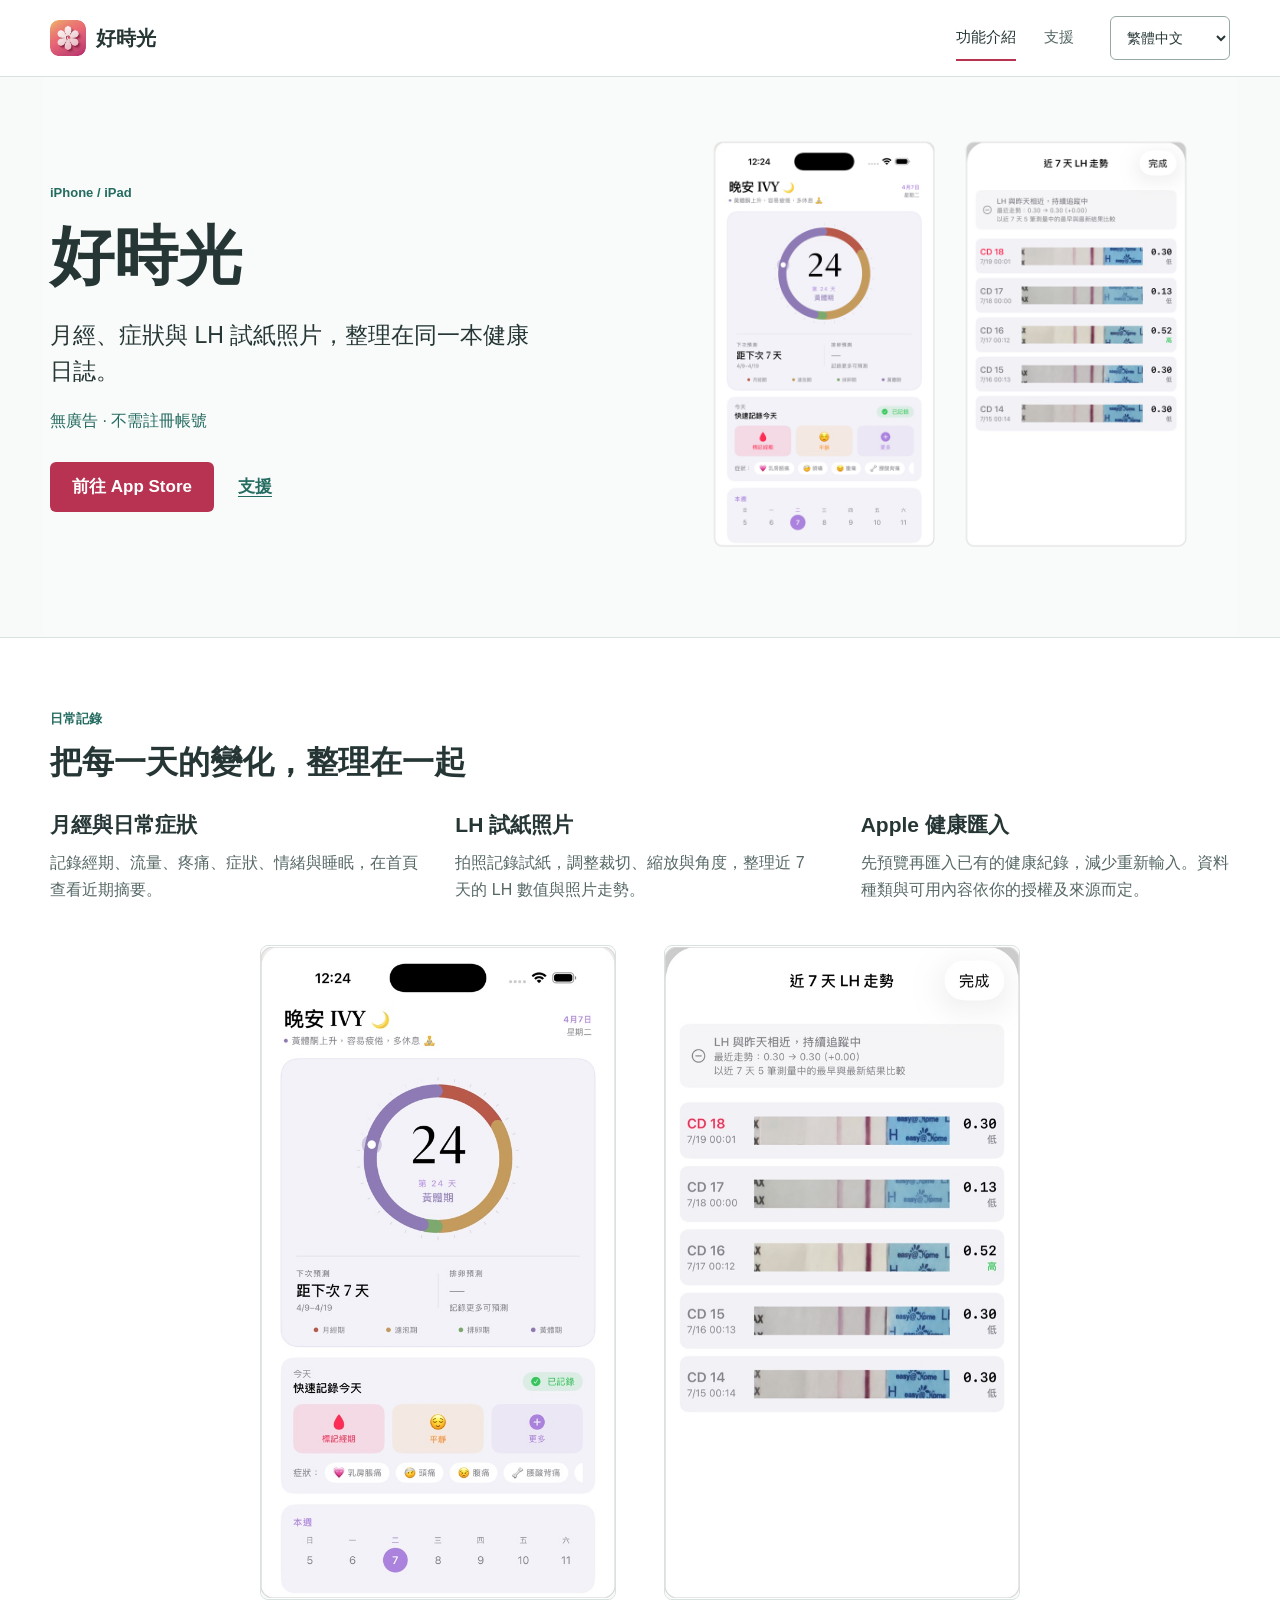
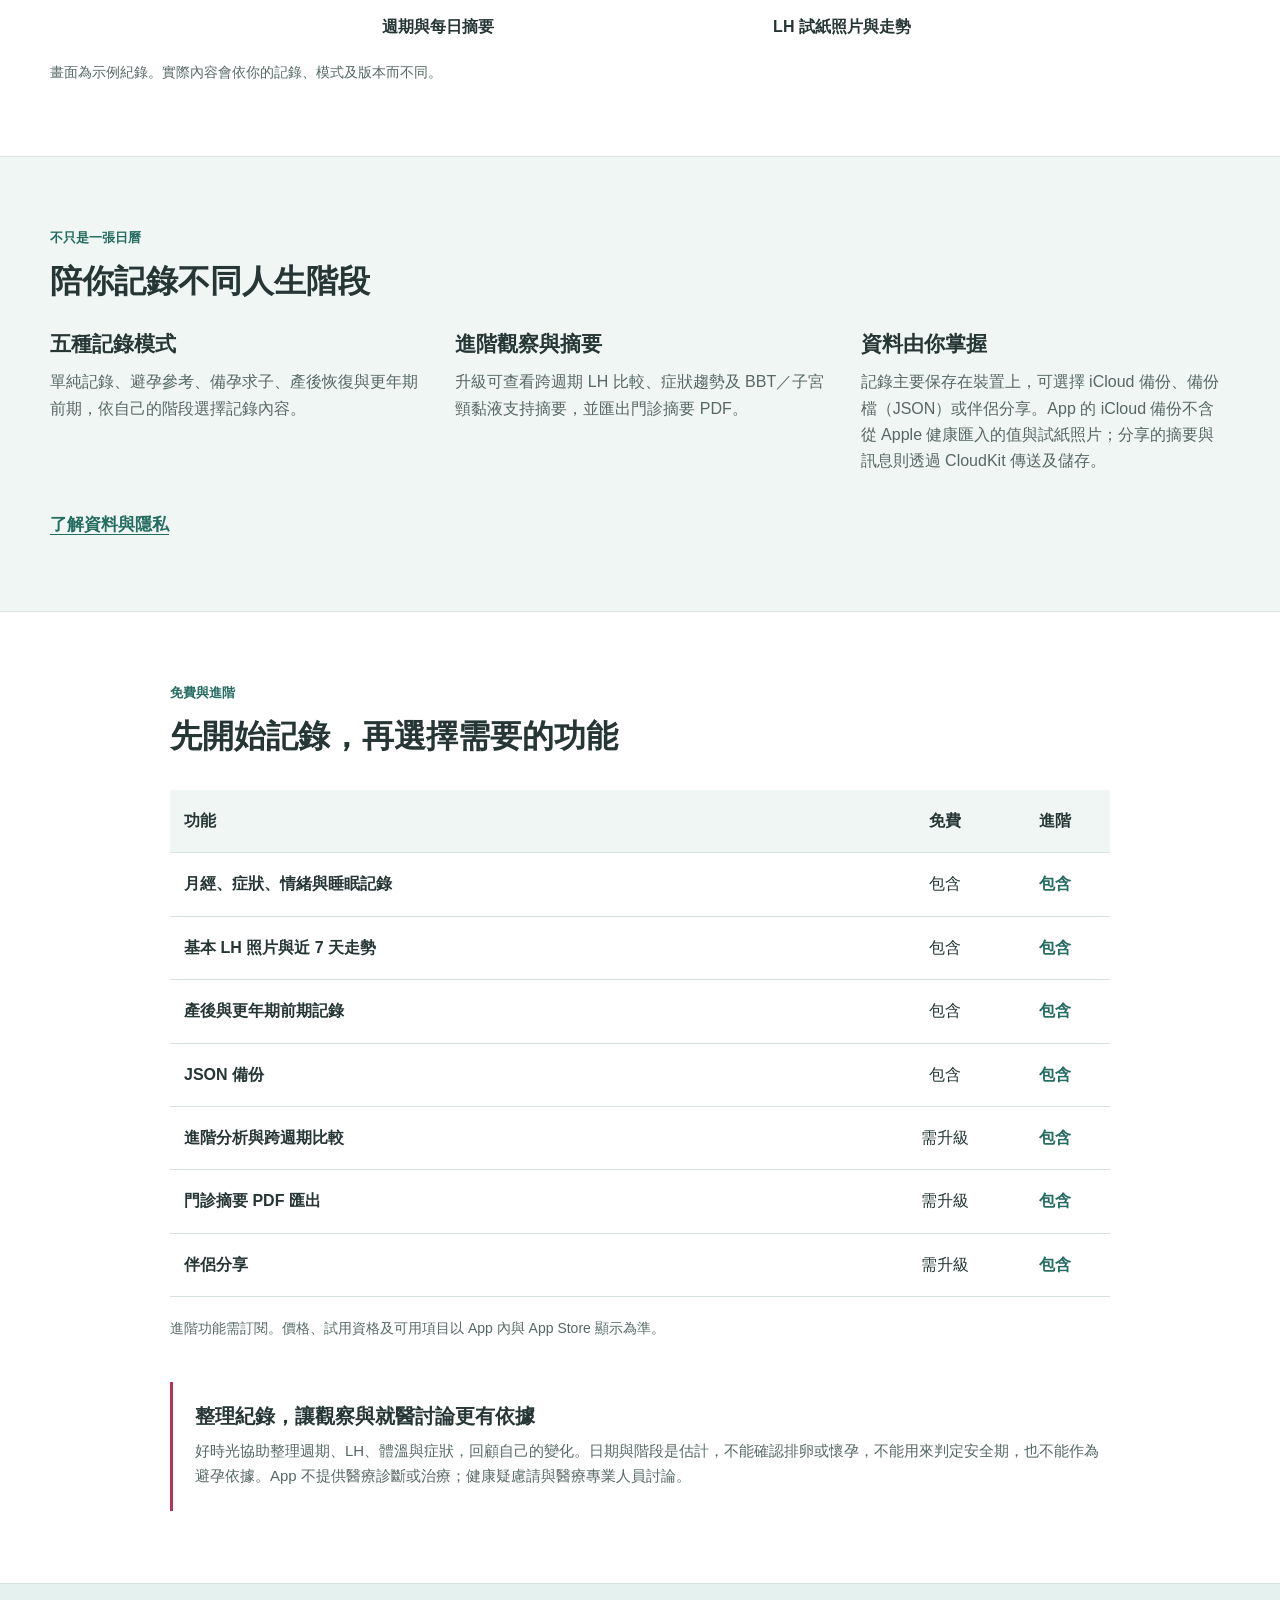
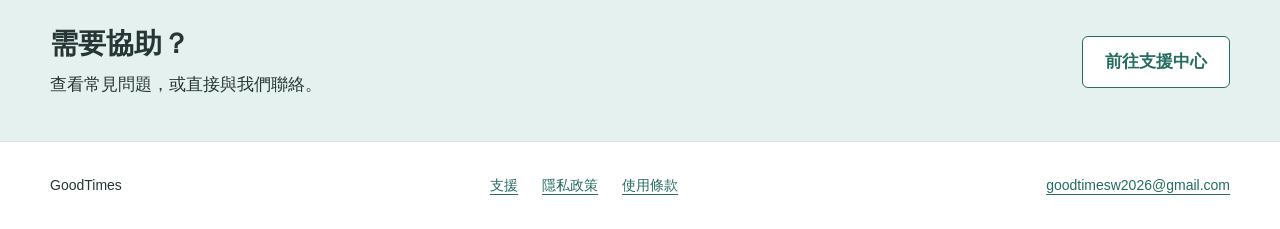
<file: index.html>
<!doctype html>
<html lang="zh-Hant">
<head>
  <meta charset="utf-8">
  <meta name="viewport" content="width=device-width, initial-scale=1">
  <meta name="description" content="好時光 GoodTimes：月經、症狀與 LH 試紙照片記錄。無廣告、不需註冊，支援 iPhone 與 iPad。">
  <meta name="theme-color" content="#f7faf9">
  <title>好時光 GoodTimes｜月經與 LH 試紙記錄</title>
  <link rel="icon" href="assets/app-icon.png">
  <link rel="stylesheet" href="assets/site.css">
  <script type="module" src="site.js"></script>
</head>
<body data-page="home">
  <a class="skip-link" href="#main" data-text="skip">跳至主要內容</a>
  <header class="site-header"><div class="header-inner">
    <a class="brand" href="index.html" data-route="home"><img src="assets/app-icon.png" width="36" height="36" alt=""><span data-text="brand">好時光</span></a>
    <nav aria-label="網站導覽" data-aria="navigation"><a href="#features" data-text="featuresNav" aria-current="page">功能介紹</a><a href="support.html" data-route="support" data-text="supportNav">支援</a></nav>
    <select class="language-select" aria-label="語言" id="language"><option value="zh-Hant">繁體中文</option><option value="en">English</option><option value="ja">日本語</option></select>
  </div></header>
  <main id="main">
    <section class="hero">
      <picture class="hero-art"><source media="(max-width: 760px)" srcset="assets/hero-mobile-zh-Hant.jpg" id="hero-mobile"><img id="hero-image" src="assets/hero-zh-Hant.jpg" width="2560" height="1200" alt="好時光週期首頁與 LH 試紙記錄畫面" fetchpriority="high"></picture>
      <div class="hero-inner"><div class="hero-copy">
        <p class="eyebrow">iPhone / iPad</p><h1 data-text="brand">好時光</h1>
        <p class="hero-lead" data-text="heroLead">月經、症狀與 LH 試紙照片，整理在同一本健康日誌。</p>
        <p class="privacy-line" data-text="heroPrivacy">無廣告 · 不需註冊帳號</p>
        <div class="actions"><a class="button primary" href="https://apps.apple.com/tw/app/%E5%A5%BD%E6%99%82%E5%85%89-%E9%80%B1%E6%9C%9F%E8%88%87%E5%81%A5%E5%BA%B7%E8%A8%98%E9%8C%84/id6760910049" data-text="download">前往 App Store</a><a class="text-link" href="support.html" data-route="support" data-text="supportNav">支援</a></div>
      </div></div>
    </section>
    <section class="band" id="features"><div class="content">
      <p class="eyebrow" data-text="featuresEyebrow">日常記錄</p><h2 data-text="featuresHeading">把每一天的變化，整理在一起</h2>
      <div class="feature-list" id="feature-list"></div>
      <div class="screenshots">
        <figure><a id="home-screen-link" href="assets/home-zh-Hant.jpg" target="_blank" rel="noopener"><img id="home-screen" src="assets/home-zh-Hant.jpg" width="600" height="1104" loading="lazy" alt="週期首頁"></a><figcaption data-text="homeCaption">週期與每日摘要</figcaption></figure>
        <figure><a id="lh-screen-link" href="assets/lh-zh-Hant.jpg" target="_blank" rel="noopener"><img id="lh-screen" src="assets/lh-zh-Hant.jpg" width="600" height="1104" loading="lazy" alt="LH 試紙照片與走勢"></a><figcaption data-text="lhCaption">LH 試紙照片與走勢</figcaption></figure>
      </div>
      <p class="caption-note" data-text="screensNote">畫面為示例紀錄。實際內容會依你的記錄、模式及版本而不同。</p>
    </div></section>
    <section class="band alternate"><div class="content">
      <p class="eyebrow" data-text="moreEyebrow">不只是一張日曆</p><h2 data-text="moreHeading">陪你記錄不同人生階段</h2>
      <div class="feature-list" id="more-features"></div><a class="text-link" href="privacy.html#zh-Hant" data-policy="privacy" data-text="privacyLink">了解資料與隱私</a>
    </div></section>
    <section class="band"><div class="content narrow">
      <p class="eyebrow" data-text="plansEyebrow">免費與進階</p><h2 data-text="plansHeading">先開始記錄，再選擇需要的功能</h2>
      <table class="plans"><caption class="visually-hidden" data-text="plansCaption">免費版與進階版功能比較</caption><thead><tr><th scope="col" data-text="featureColumn">功能</th><th scope="col" data-text="freeColumn">免費</th><th scope="col" data-text="advancedColumn">進階</th></tr></thead><tbody id="plan-rows"></tbody></table>
      <p class="caption-note" data-text="pricingNote">進階功能需訂閱。價格、試用資格及可用項目以 App 內與 App Store 顯示為準。</p>
      <aside class="notice"><h3 data-text="noticeHeading">整理紀錄，讓觀察與就醫討論更有依據</h3><p data-text="medicalNotice">好時光協助整理週期、LH、體溫與症狀，回顧自己的變化。日期與階段是估計，不能確認排卵或懷孕，不能用來判定安全期，也不能作為避孕依據。App 不提供醫療診斷或治療；健康疑慮請與醫療專業人員討論。</p></aside>
    </div></section>
    <section class="contact-band"><div class="content contact-row"><div><h2 data-text="helpHeading">需要協助？</h2><p data-text="helpBody">查看常見問題，或直接與我們聯絡。</p></div><a class="button secondary" href="support.html" data-route="support" data-text="openSupport">前往支援中心</a></div></section>
  </main>
  <footer class="site-footer"><div class="content footer-inner"><span>GoodTimes</span><nav aria-label="其他連結" data-aria="footerNavigation"><a href="support.html" data-route="support" data-text="supportNav">支援</a><a href="privacy.html#zh-Hant" data-policy="privacy" data-text="privacyShort">隱私政策</a><a href="terms.html#zh-Hant" data-policy="terms" data-text="termsShort">使用條款</a></nav><a href="mailto:goodtimesw2026@gmail.com">goodtimesw2026@gmail.com</a></div></footer>
</body>
</html>
</file>
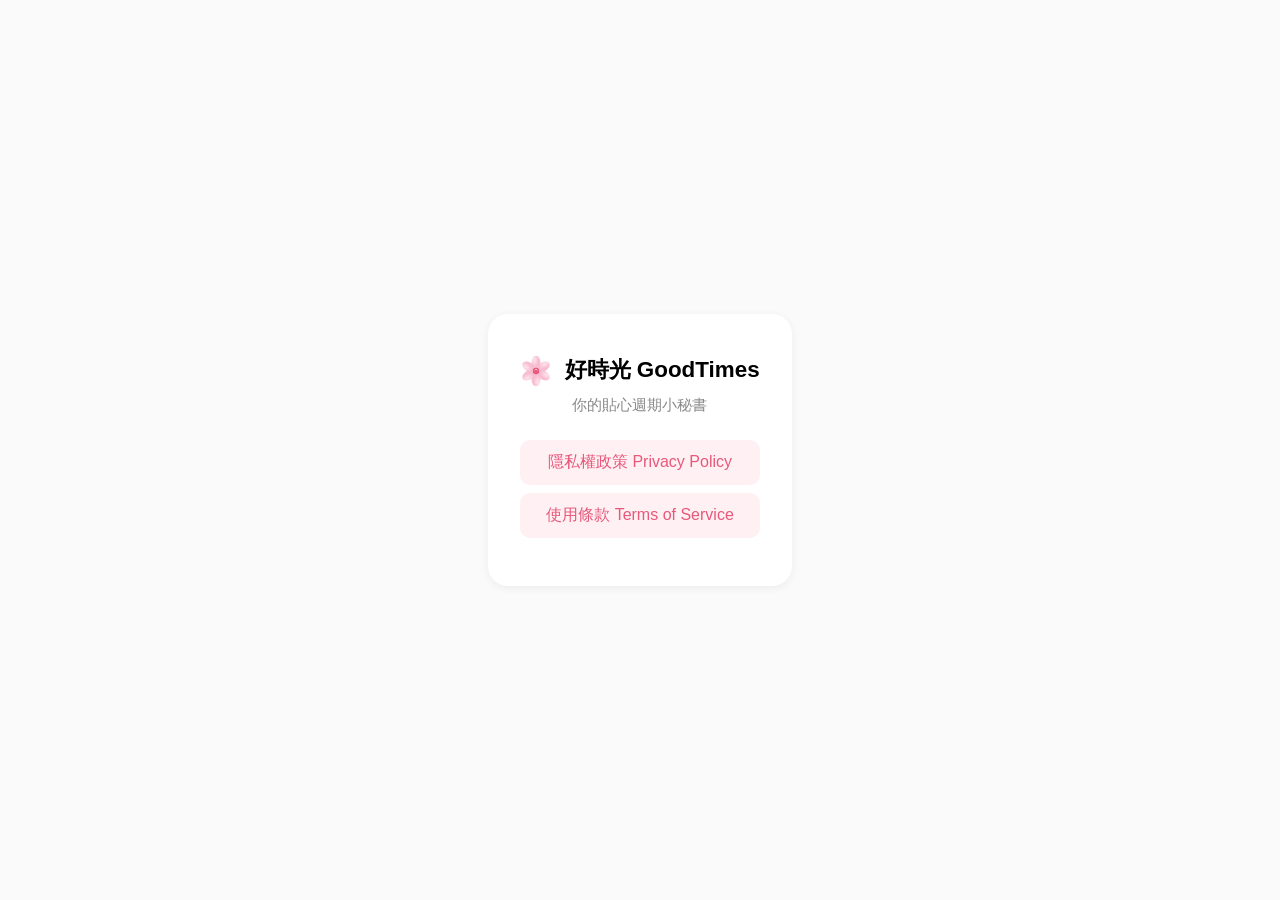
<file: index1.html>
<!DOCTYPE html>
<html lang="zh-Hant">
<head>
    <meta charset="UTF-8">
    <meta name="viewport" content="width=device-width, initial-scale=1.0">
    <title>好時光 GoodTimes</title>
    <style>
        * { margin: 0; padding: 0; box-sizing: border-box; }
        body { font-family: -apple-system, BlinkMacSystemFont, sans-serif; background: #fafafa; display: flex; align-items: center; justify-content: center; min-height: 100vh; padding: 20px; }
        .card { background: #fff; border-radius: 20px; padding: 40px 32px; max-width: 400px; text-align: center; box-shadow: 0 2px 8px rgba(0,0,0,0.06); }
        h1 { font-size: 1.4em; margin-bottom: 8px; }
        p { color: #888; font-size: 0.95em; margin-bottom: 24px; }
        a { display: block; padding: 12px; margin: 8px 0; background: #fff0f3; color: #e8587a; text-decoration: none; border-radius: 10px; font-weight: 500; }
        a:hover { background: #fce4ec; }
    </style>
</head>
<body>
<div class="card">
    <h1><svg width="32" height="32" viewBox="0 0 100 100" style="vertical-align:middle;margin-right:6px"><defs><radialGradient id="ig" cx="30%" cy="30%"><stop offset="0%" stop-color="#fce4ec"/><stop offset="100%" stop-color="#f8bbd0"/></radialGradient></defs><ellipse cx="50" cy="24" rx="14" ry="22" fill="url(#ig)" transform="rotate(0,50,50)"/><ellipse cx="50" cy="24" rx="14" ry="22" fill="url(#ig)" transform="rotate(60,50,50)"/><ellipse cx="50" cy="24" rx="14" ry="22" fill="url(#ig)" transform="rotate(120,50,50)"/><ellipse cx="50" cy="24" rx="14" ry="22" fill="url(#ig)" transform="rotate(180,50,50)"/><ellipse cx="50" cy="24" rx="14" ry="22" fill="url(#ig)" transform="rotate(240,50,50)"/><ellipse cx="50" cy="24" rx="14" ry="22" fill="url(#ig)" transform="rotate(300,50,50)"/><circle cx="50" cy="50" r="10" fill="#e8587a"/><path d="M46,47 Q50,40 54,47" fill="none" stroke="#fce4ec" stroke-width="2.5" stroke-linecap="round"/></svg> 好時光 GoodTimes</h1>
    <p>你的貼心週期小秘書</p>
    <a href="privacy.html">隱私權政策 Privacy Policy</a>
    <a href="terms.html">使用條款 Terms of Service</a>
</div>
</body>
</html>
</file>
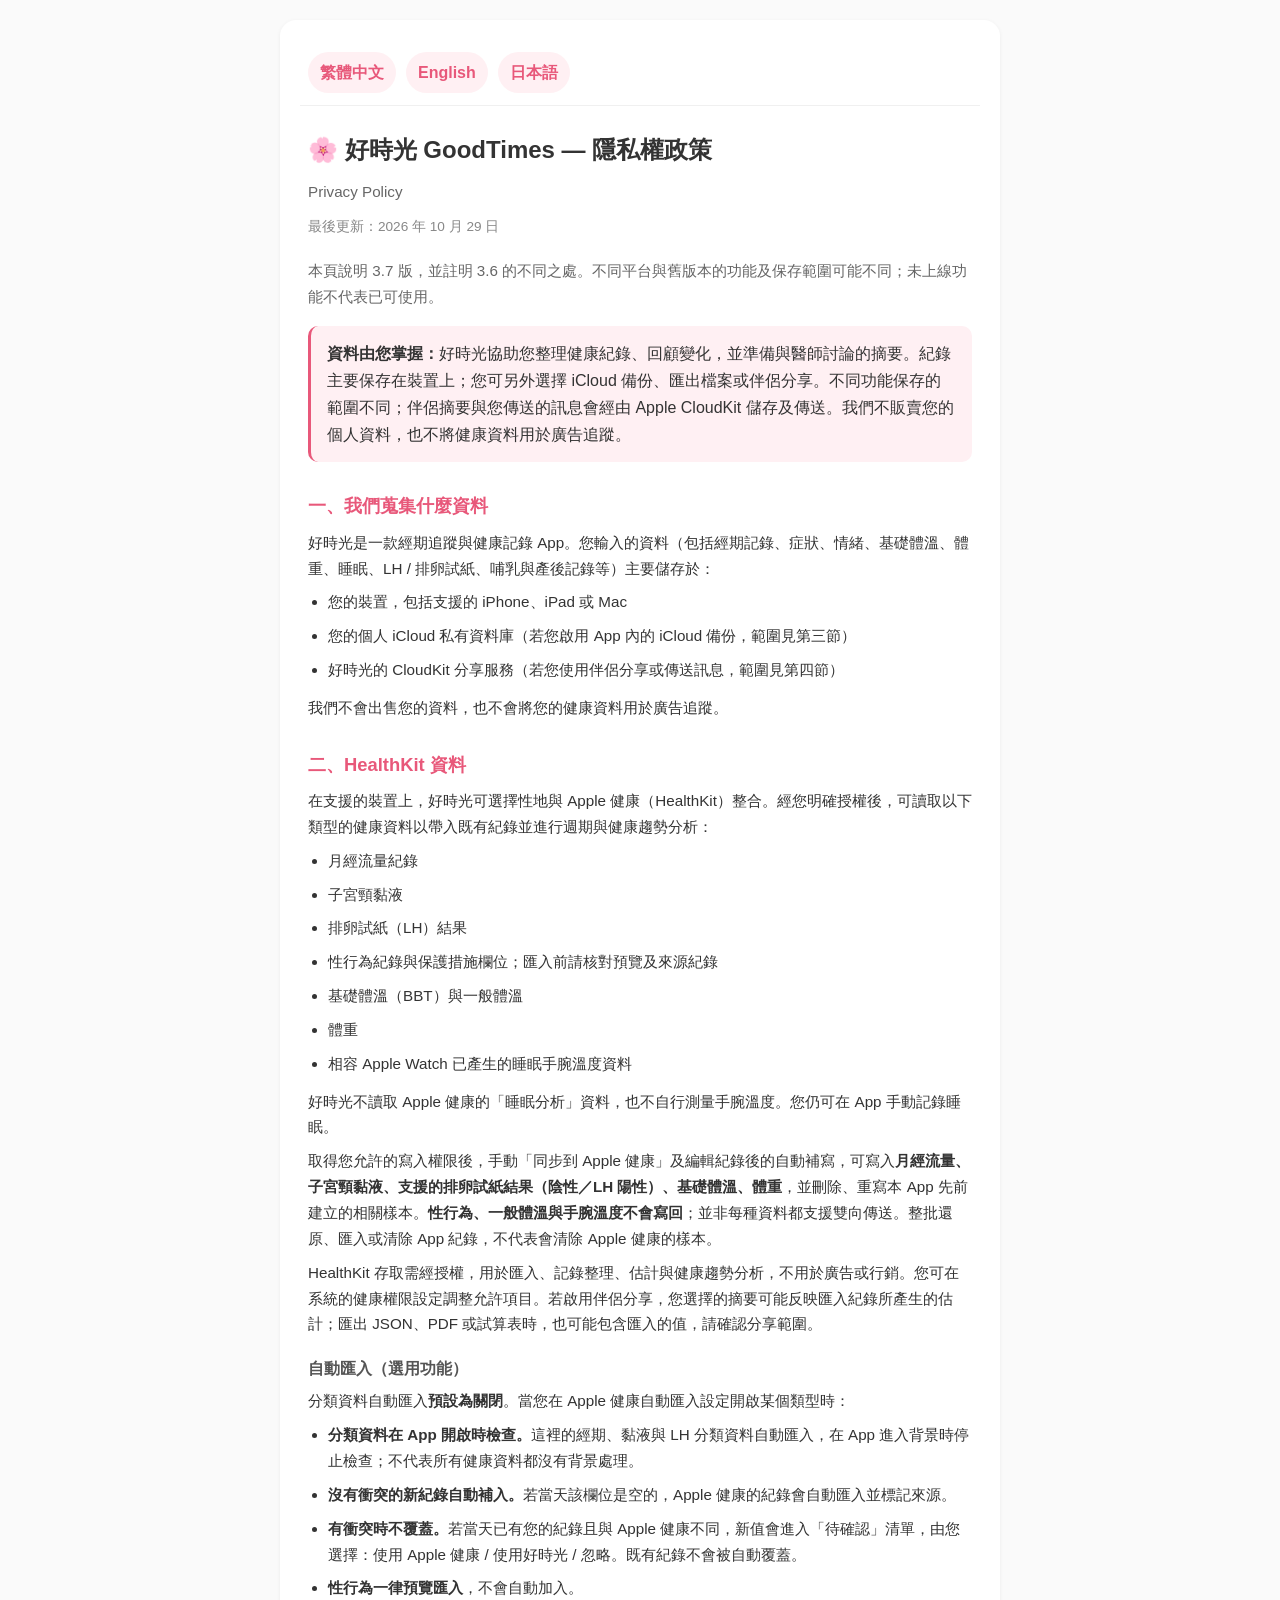
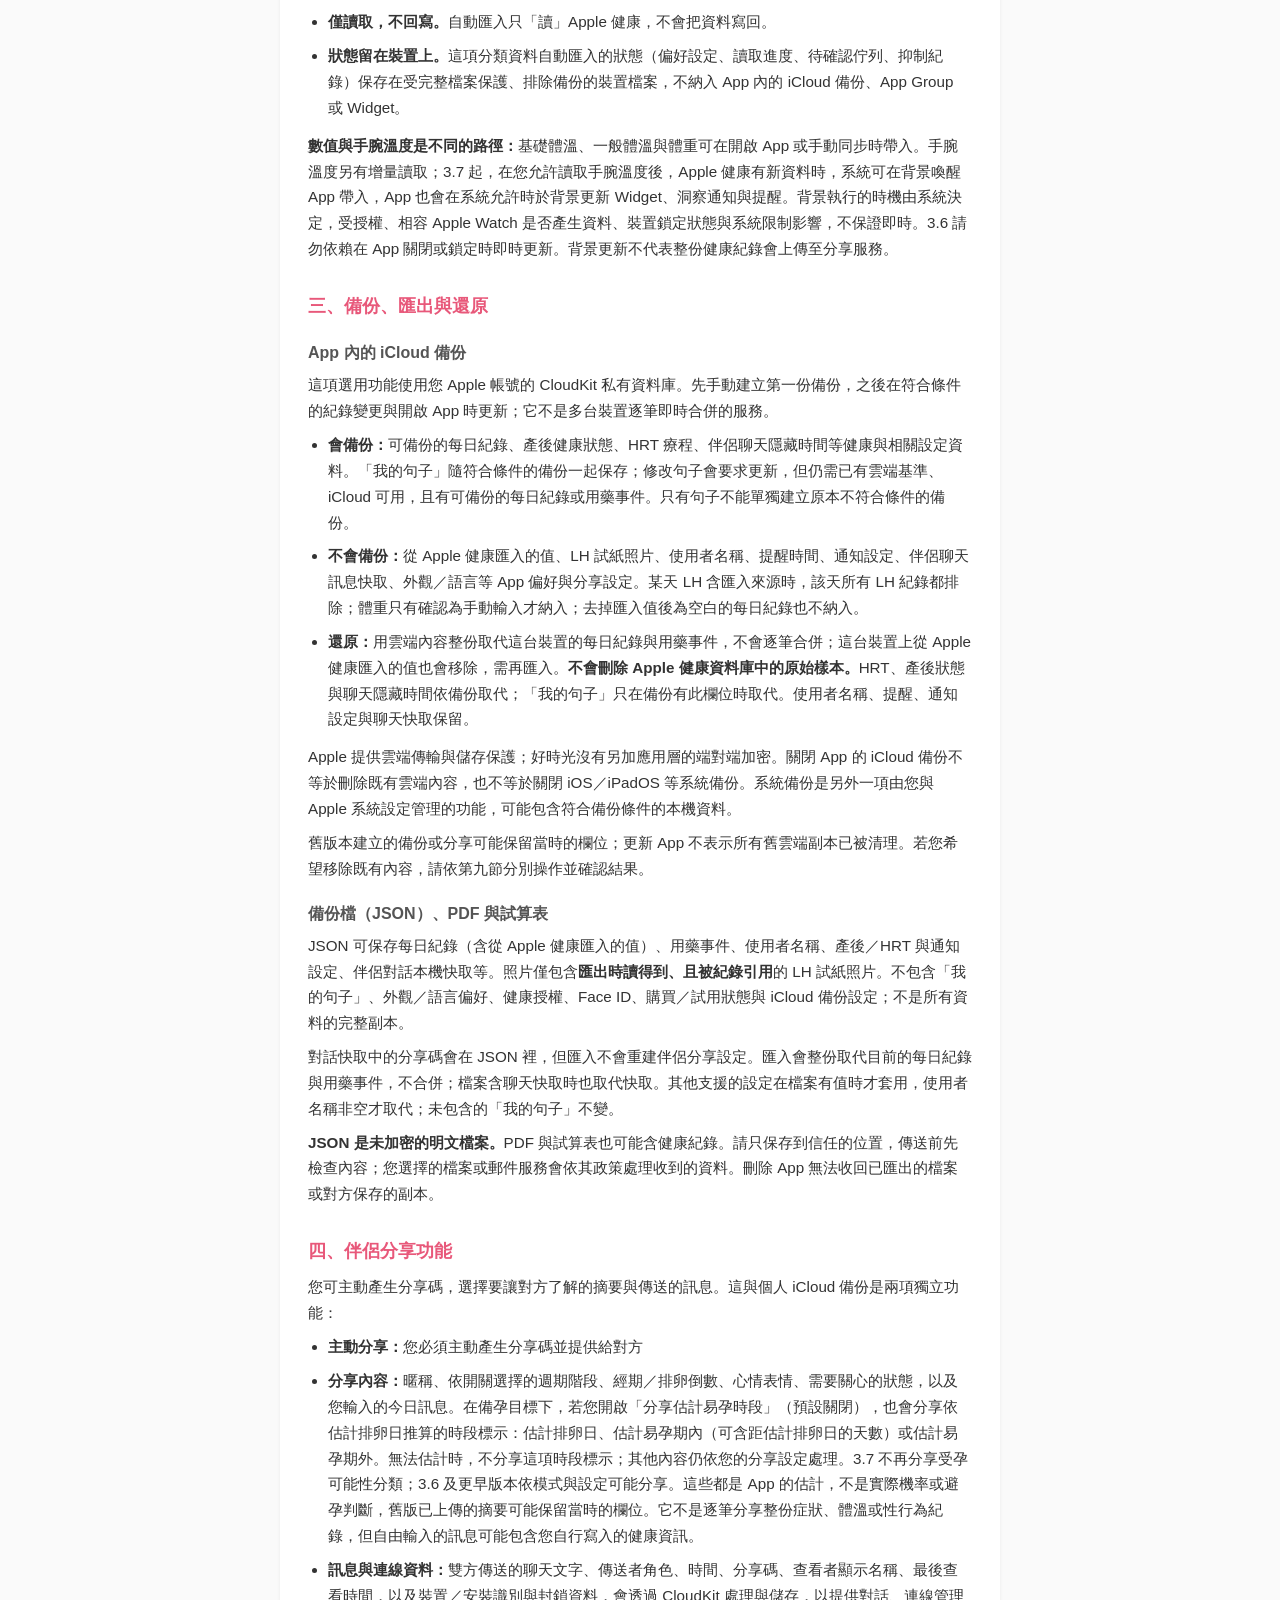
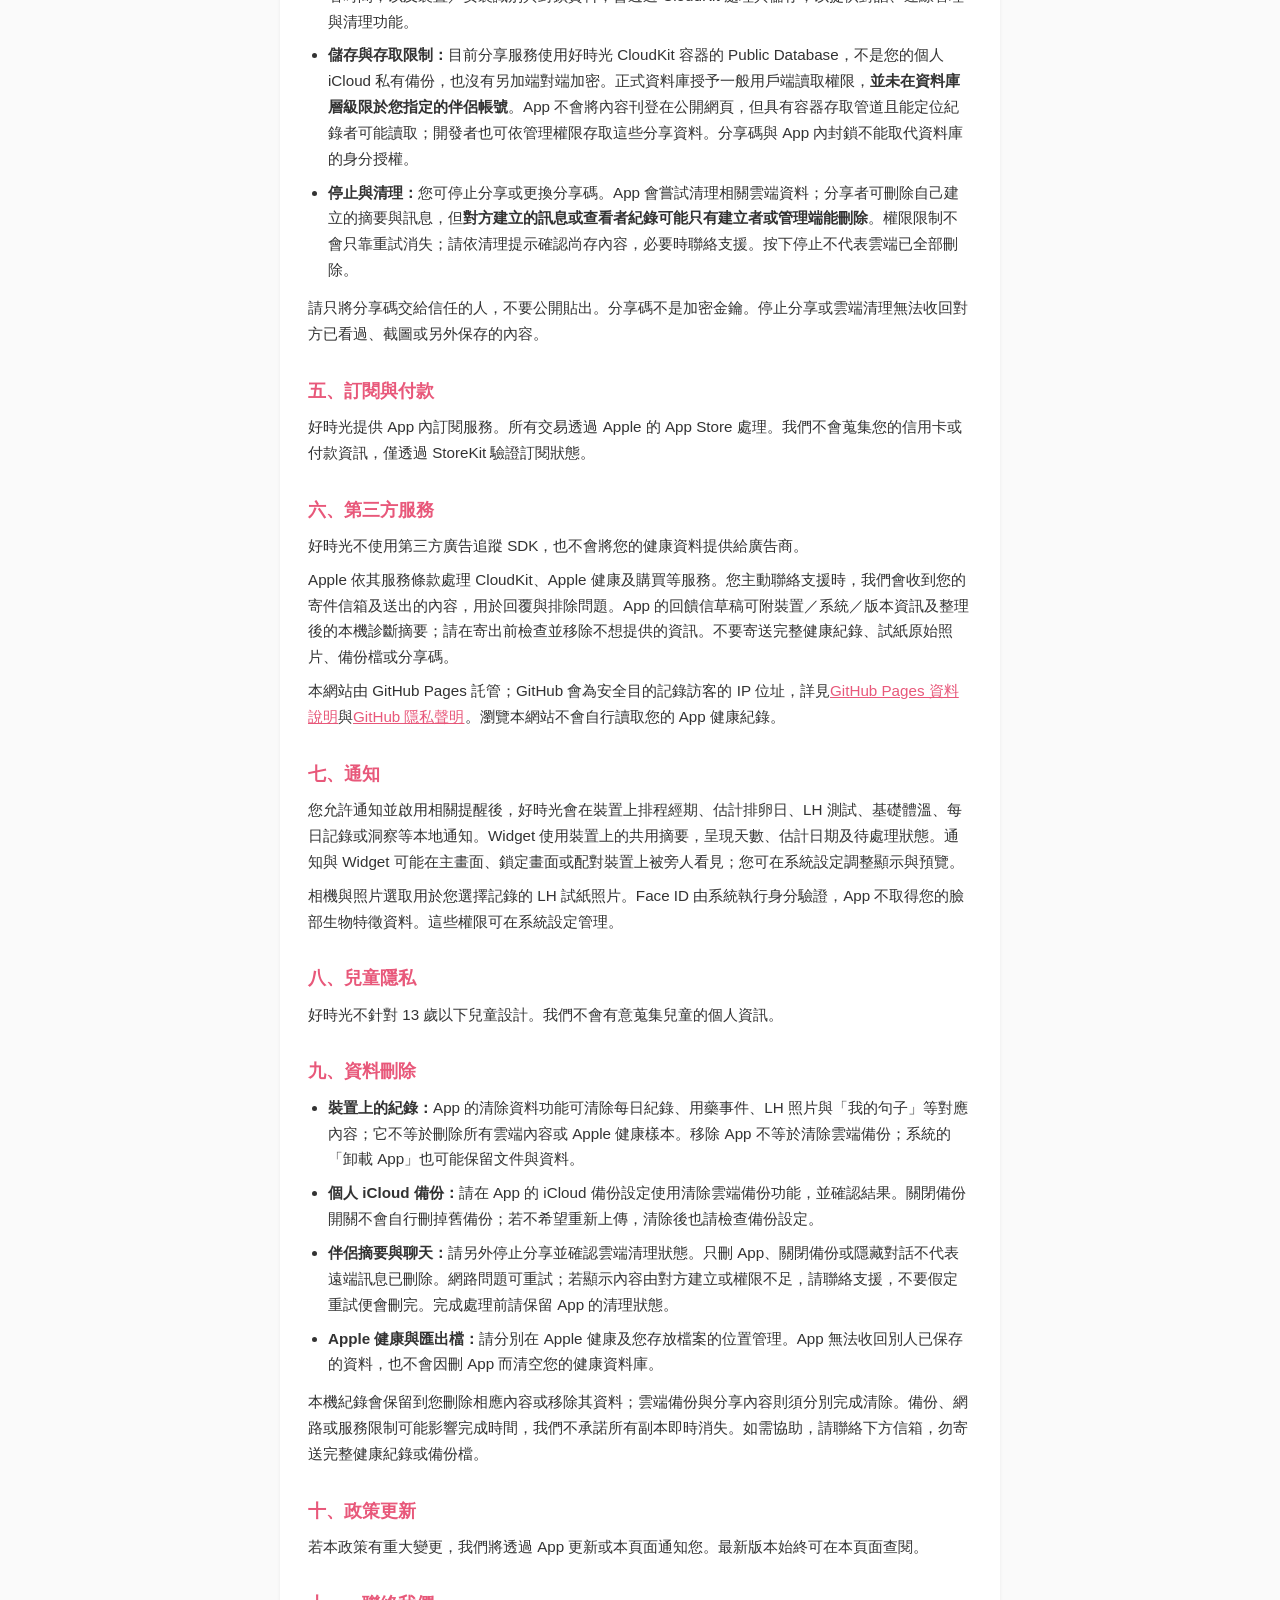
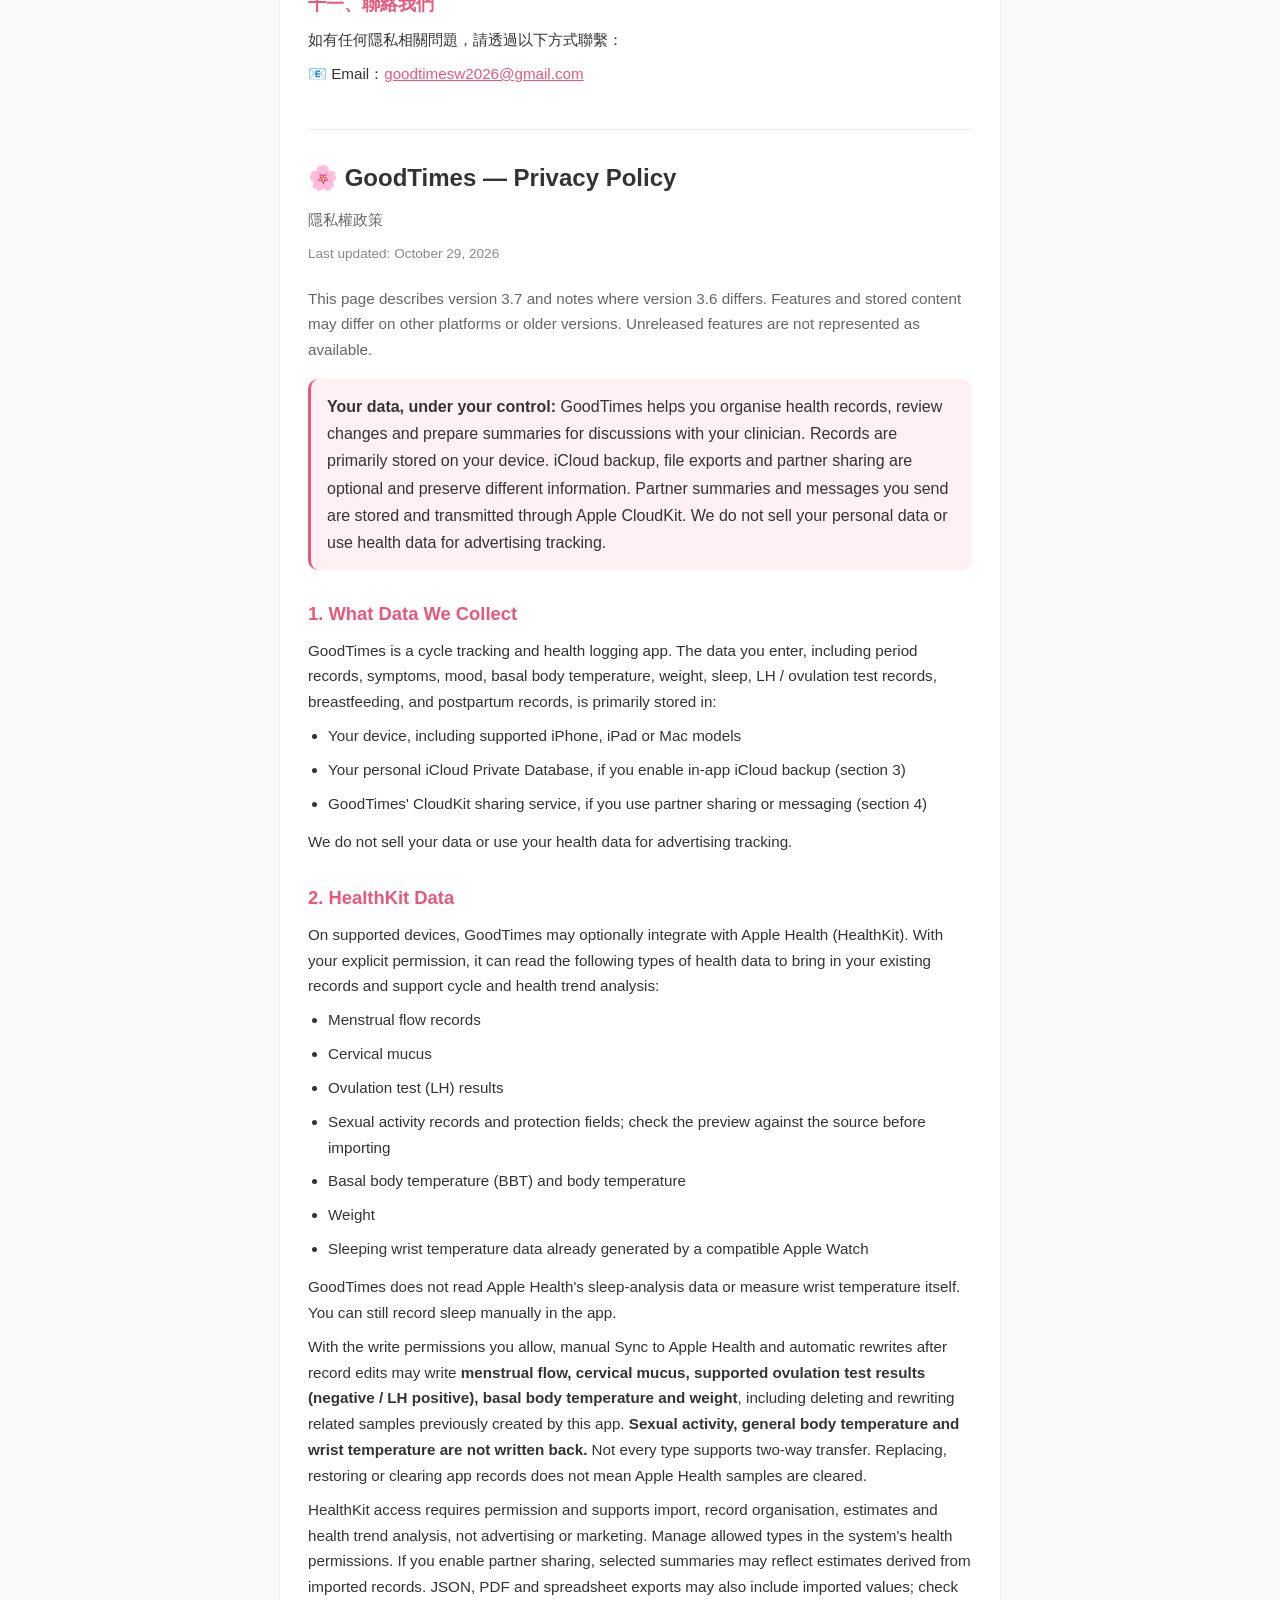
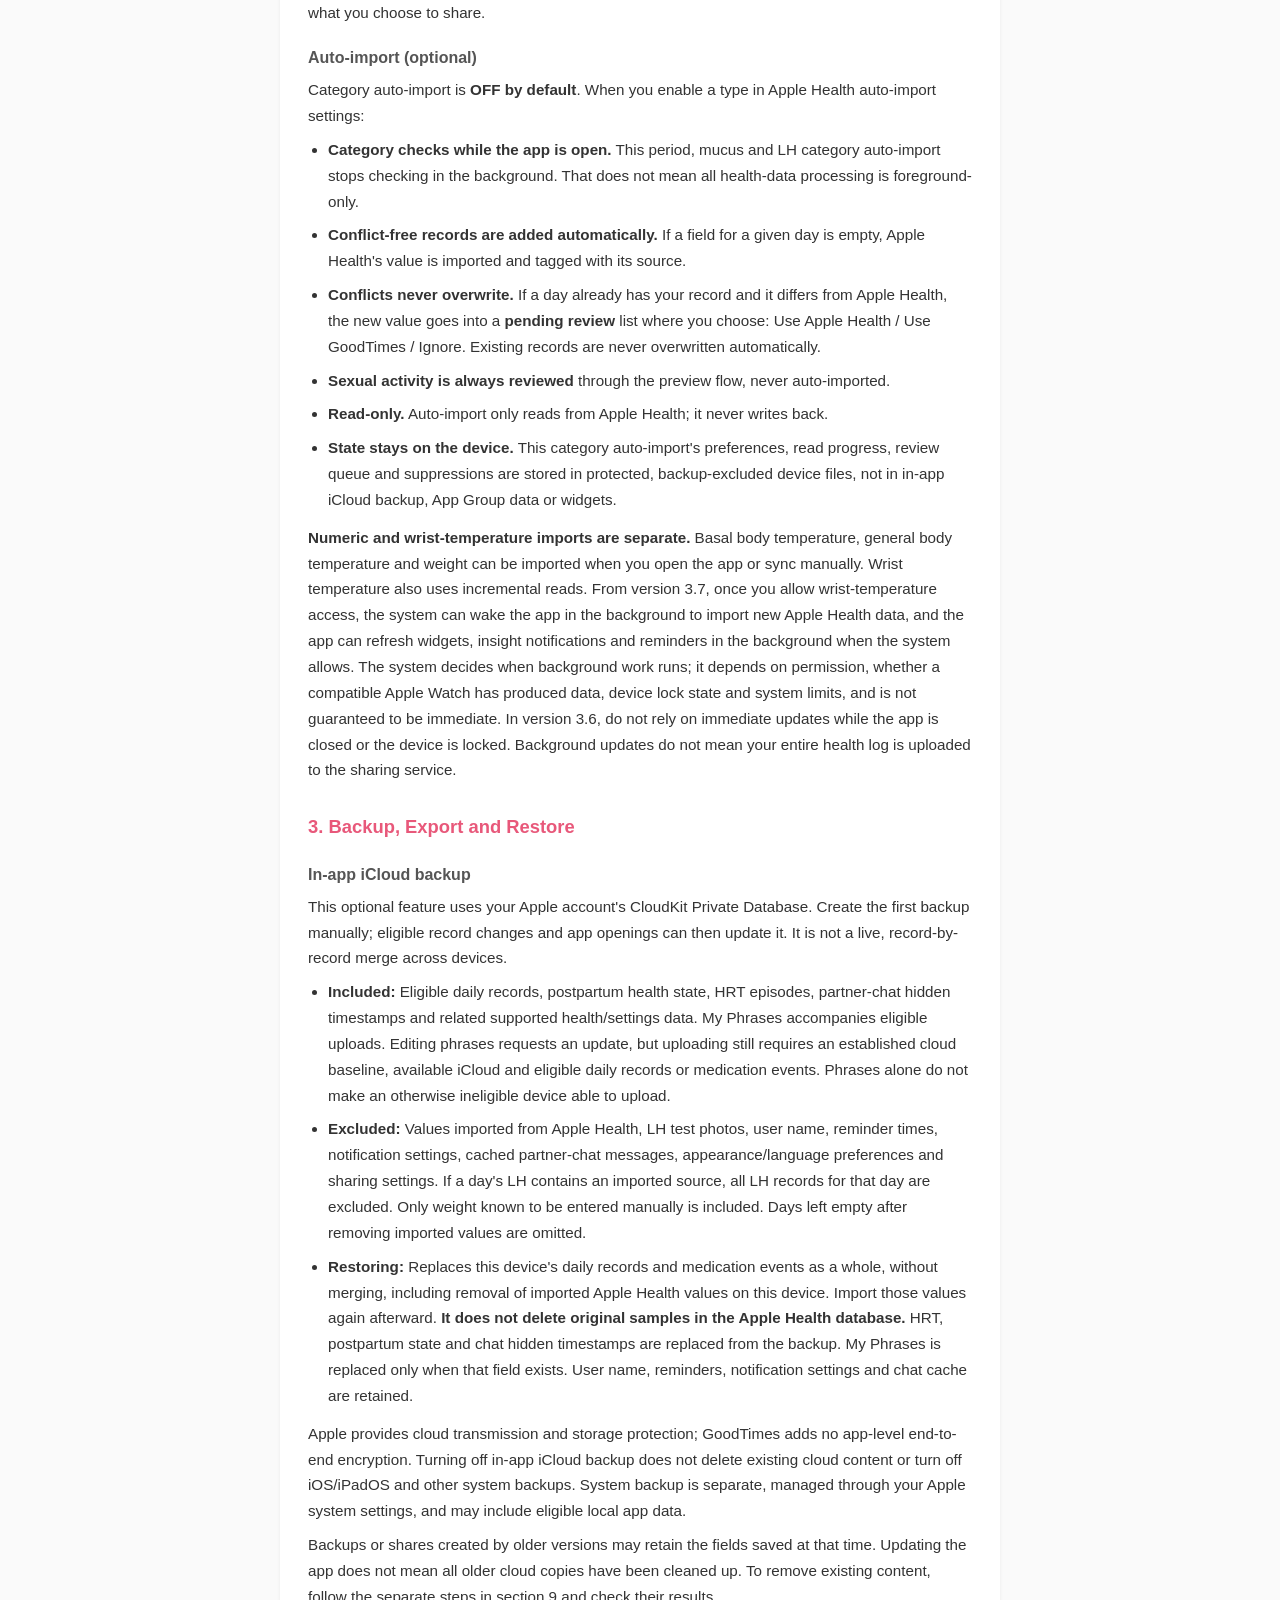
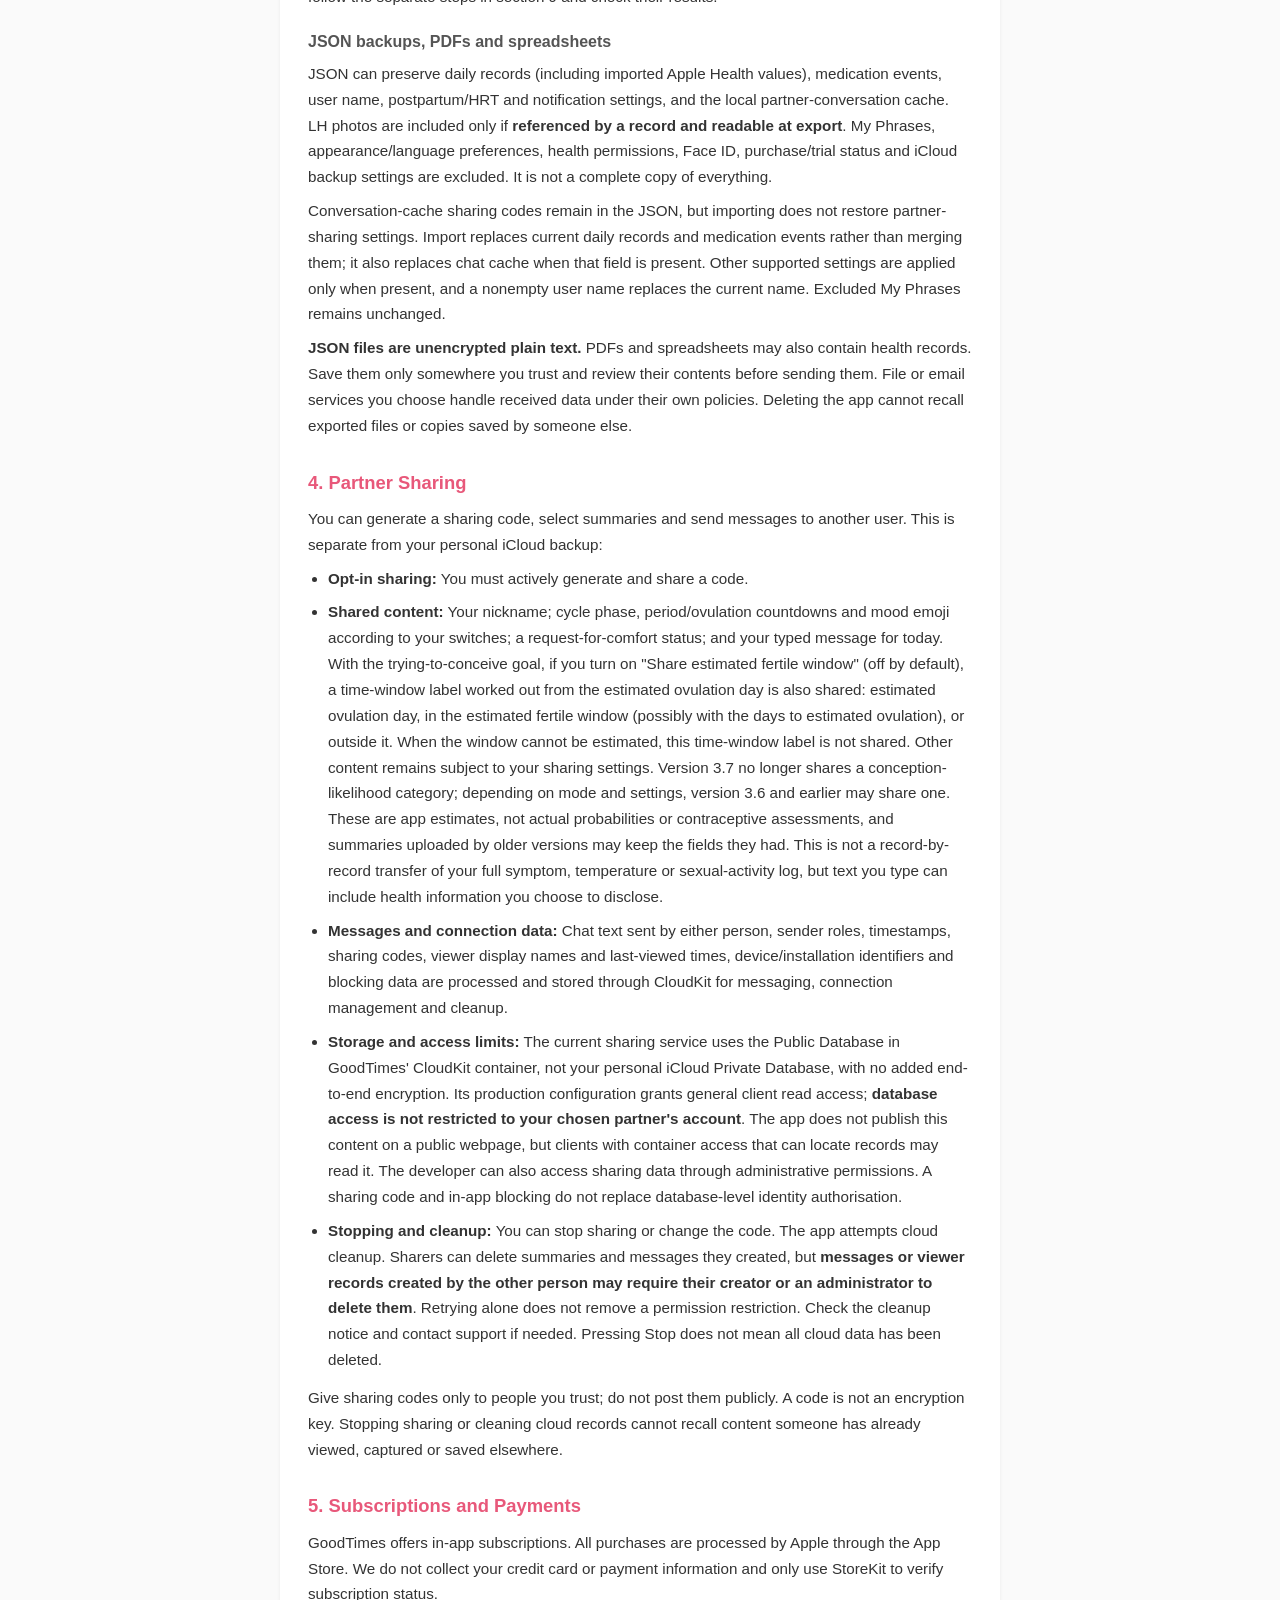
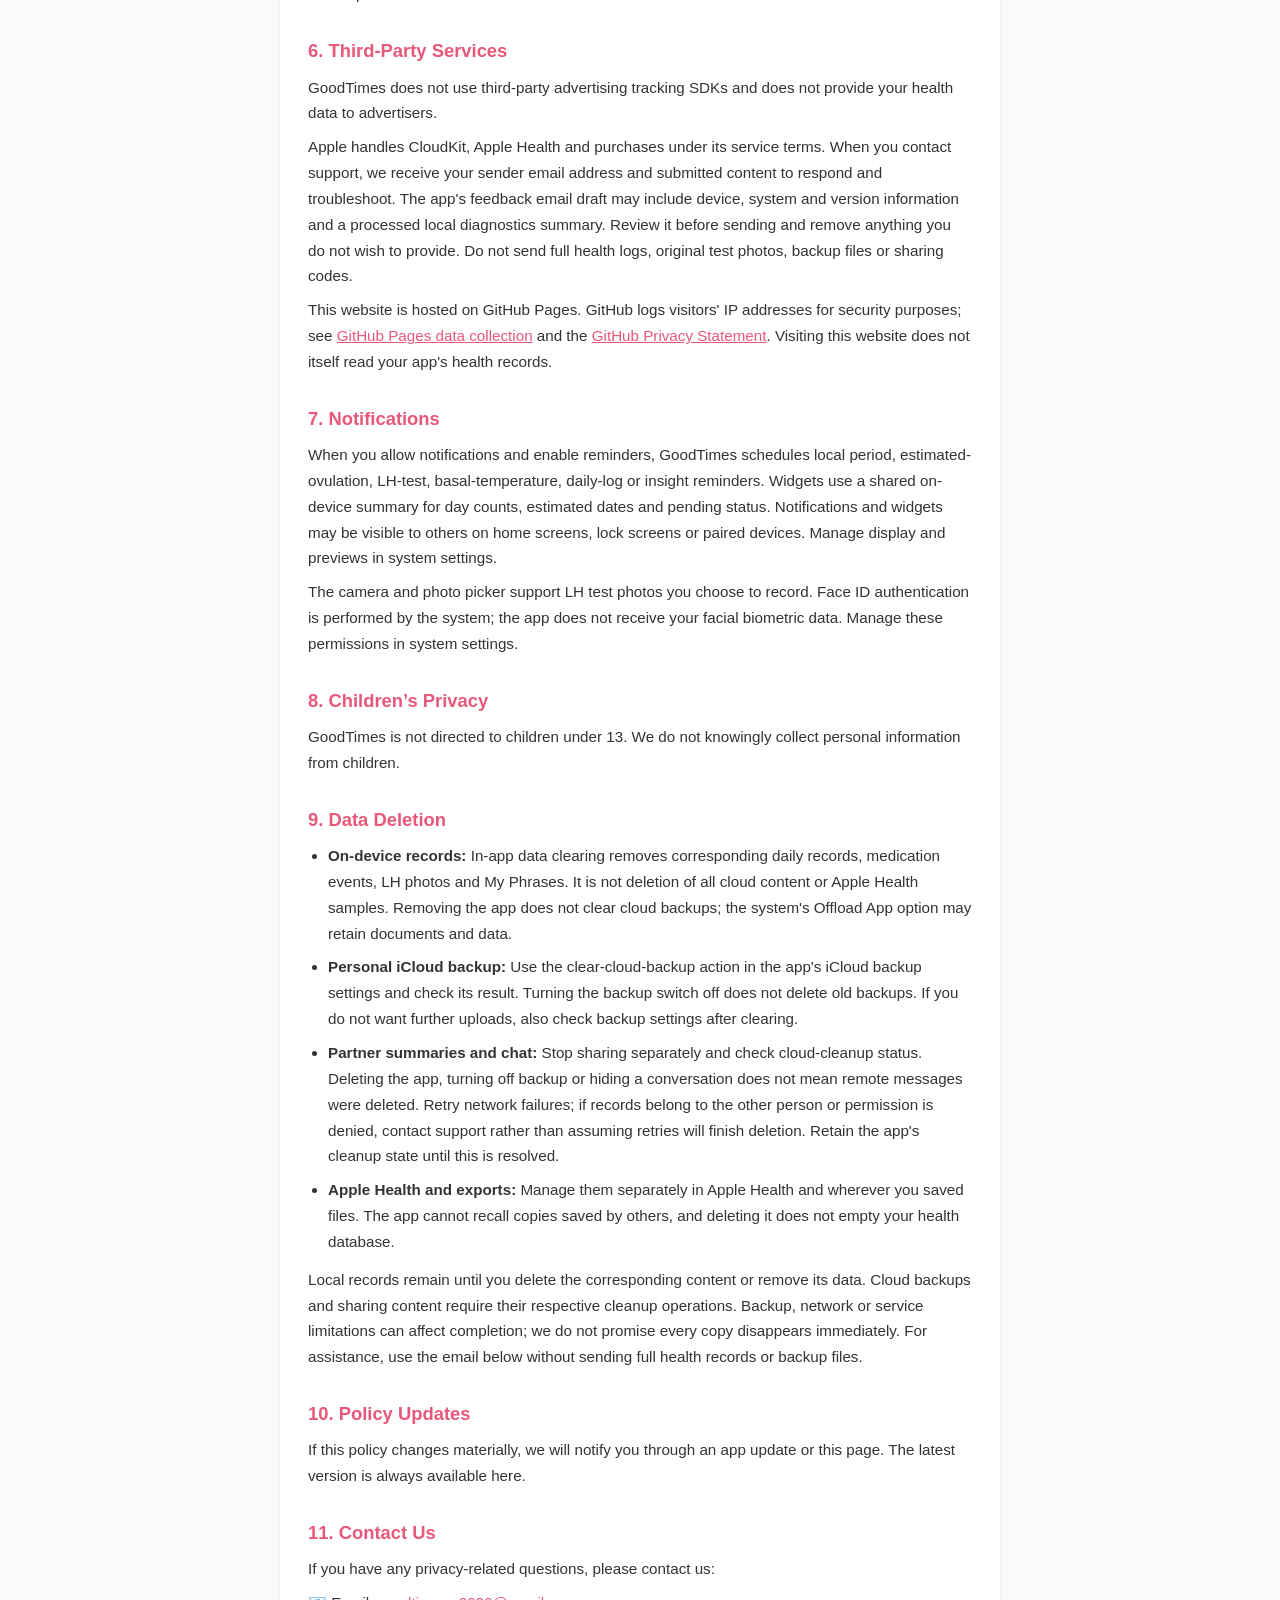
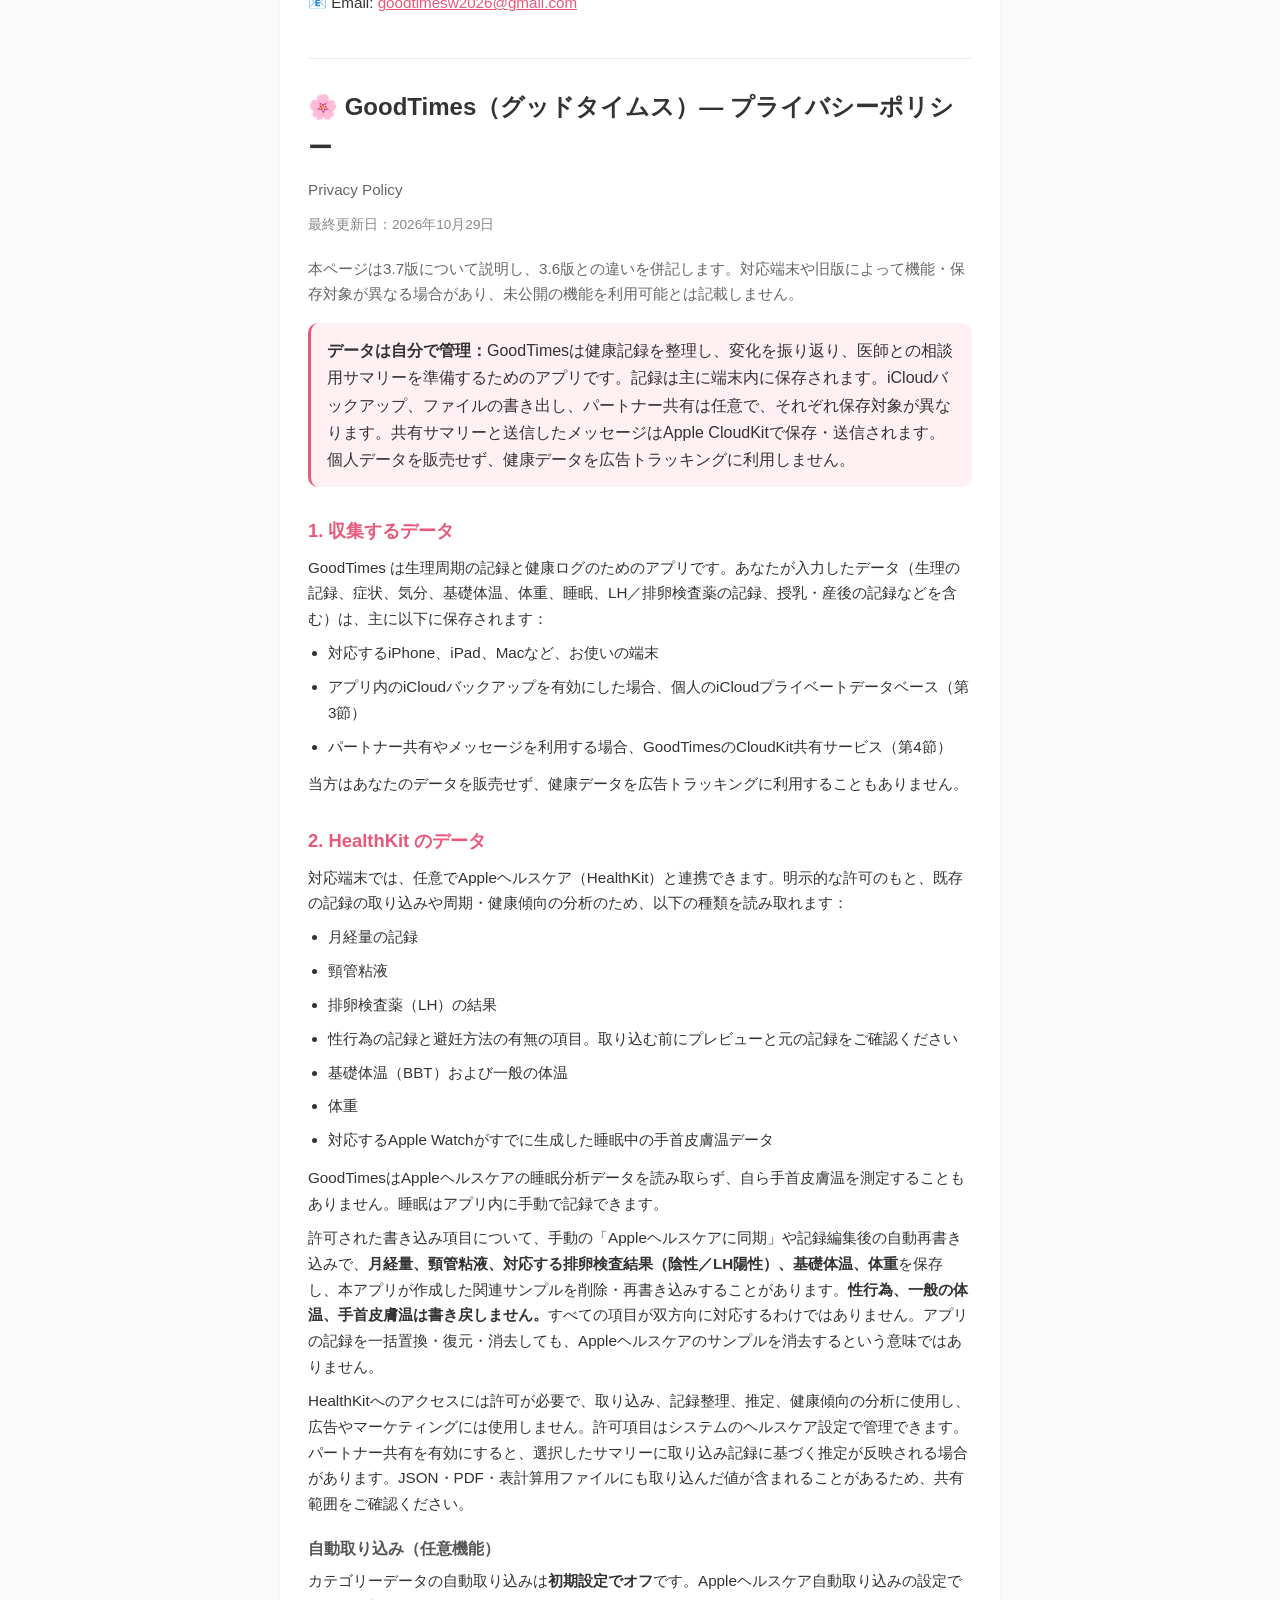
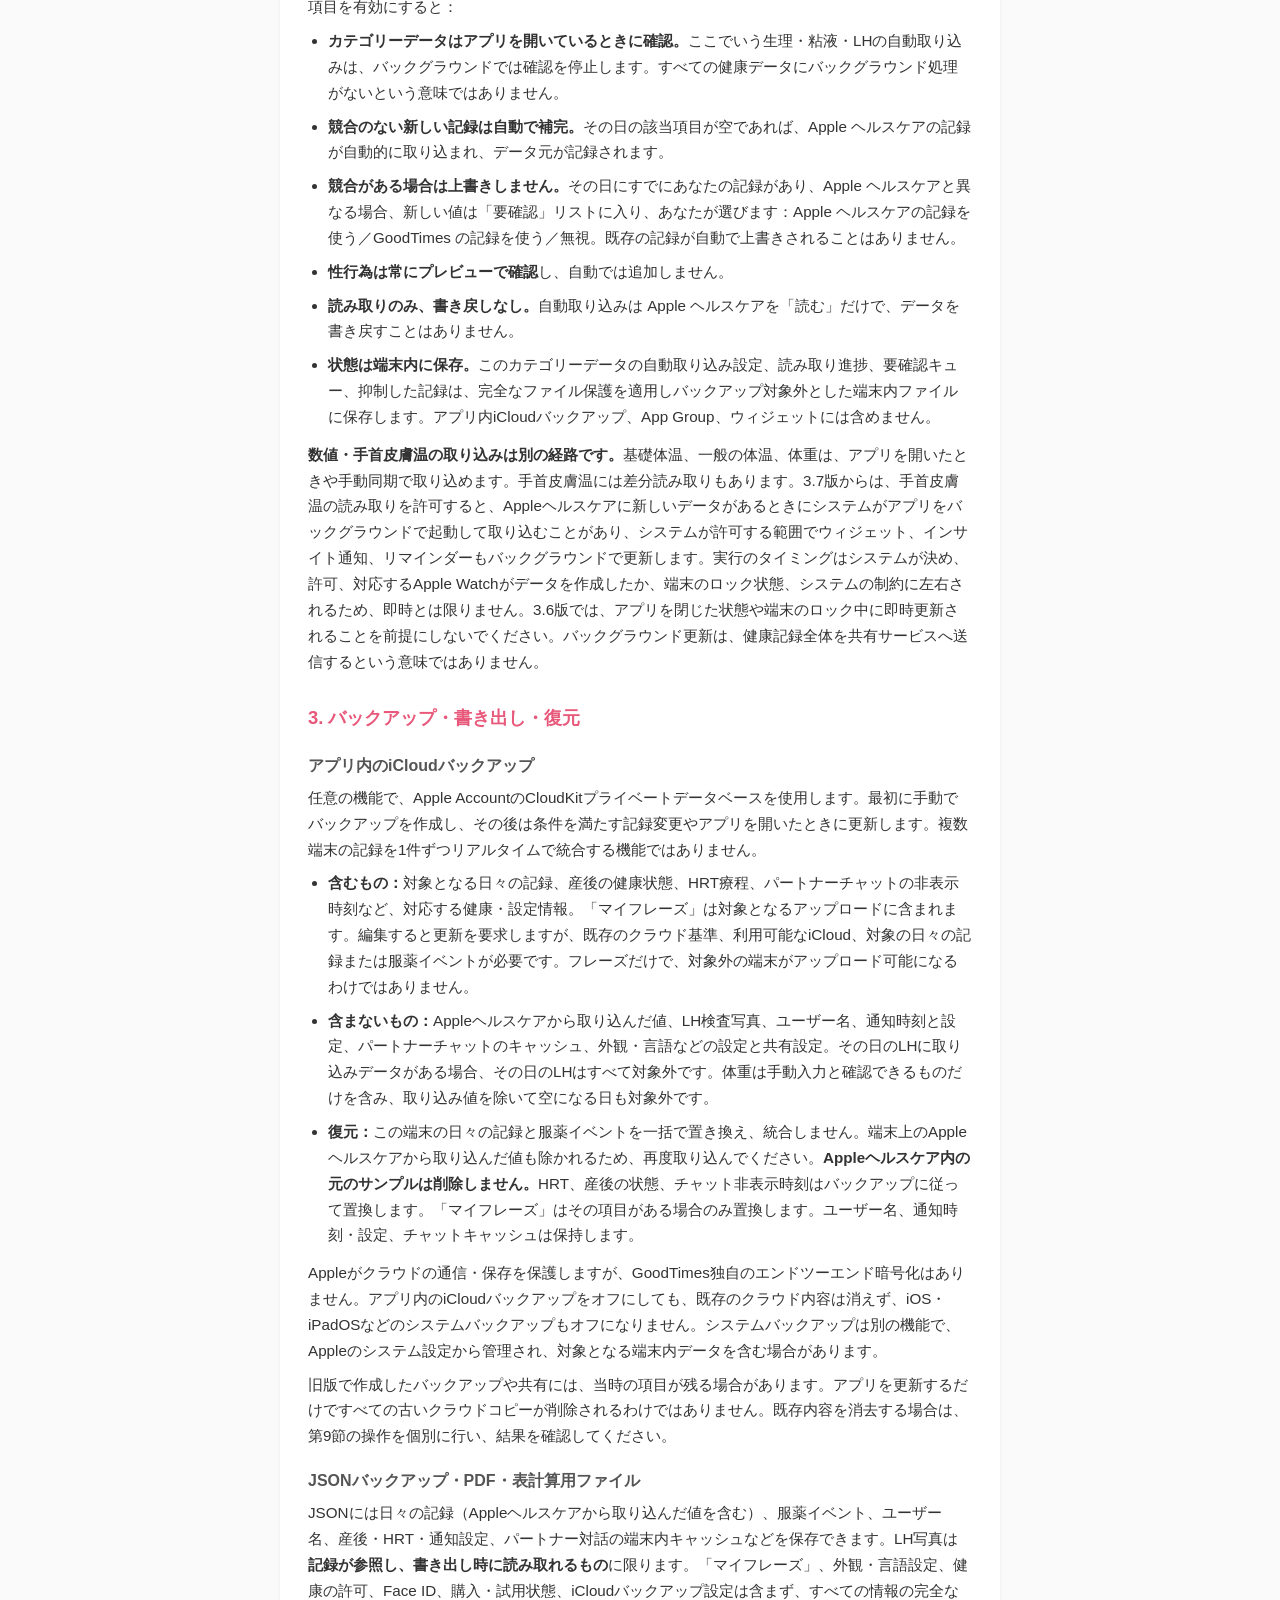
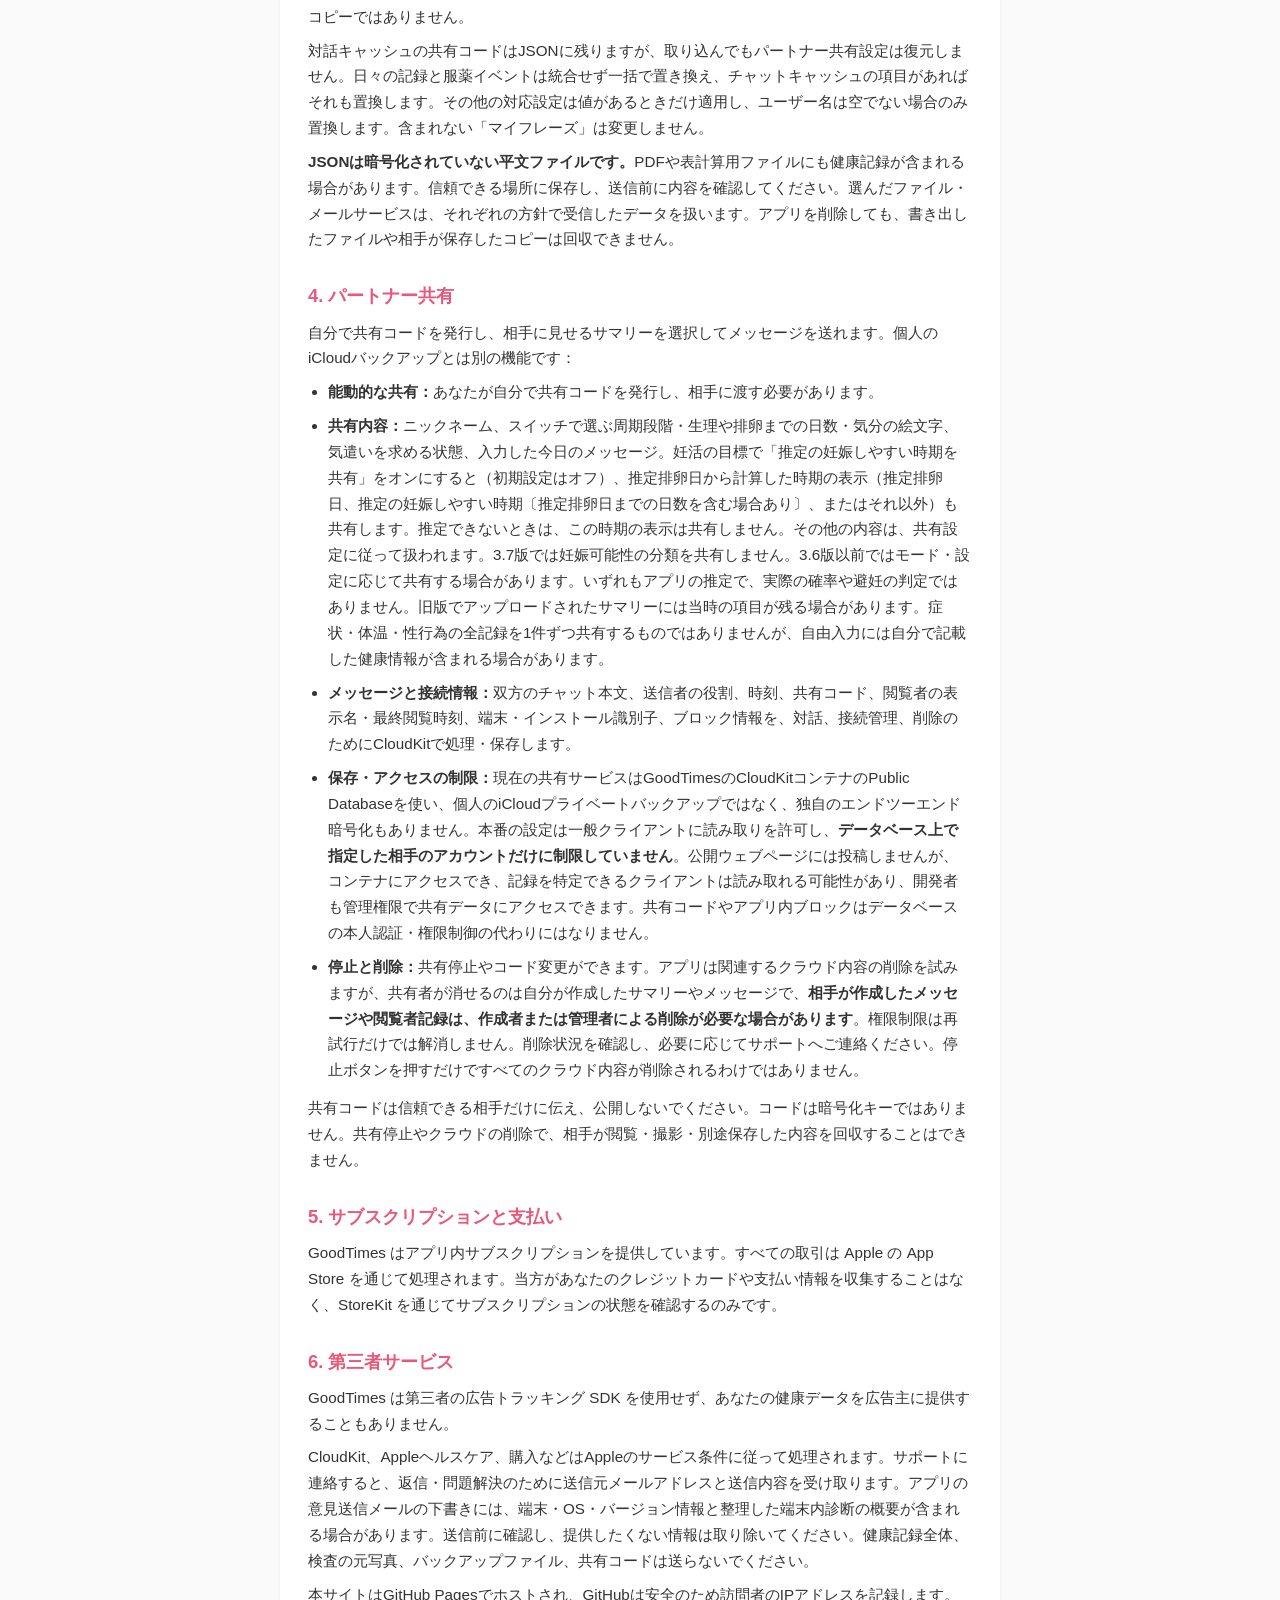
<file: privacy.html>
<!DOCTYPE html>
<html lang="zh-Hant">
<head>
    <meta charset="UTF-8">
    <meta name="viewport" content="width=device-width, initial-scale=1.0">
    <title>好時光 GoodTimes — 隱私權政策 / Privacy Policy</title>
    <style>
        * { margin: 0; padding: 0; box-sizing: border-box; }
        html { scroll-behavior: smooth; }
        body { font-family: -apple-system, BlinkMacSystemFont, "Segoe UI", Roboto, sans-serif; line-height: 1.7; color: #333; background: #fafafa; padding: 20px; }
        .container { max-width: 720px; margin: 0 auto; background: #fff; border-radius: 16px; padding: 32px 28px; box-shadow: 0 1px 4px rgba(0,0,0,0.06); }
        h1 { font-size: 1.5em; margin-bottom: 8px; }
        .subtitle { font-size: 0.95em; color: #666; margin-bottom: 10px; }
        h2 { font-size: 1.15em; margin-top: 28px; margin-bottom: 8px; color: #e8587a; }
        h3 { font-size: 1em; margin-top: 18px; margin-bottom: 6px; color: #555; }
        p, li { font-size: 0.95em; margin-bottom: 8px; }
        ul { padding-left: 20px; margin-bottom: 12px; }
        code { background: #f6f6f8; padding: 1px 5px; border-radius: 5px; }
        .date { font-size: 0.85em; color: #888; margin-bottom: 20px; }
        .highlight { background: #fff0f3; padding: 14px 16px; border-radius: 10px; margin: 16px 0; border-left: 3px solid #e8587a; }
        .language-nav { position: sticky; top: 0; z-index: 10; display: flex; gap: 10px; flex-wrap: wrap; margin: -12px -8px 24px; padding: 12px 8px; background: rgba(255,255,255,0.94); backdrop-filter: blur(12px); border-bottom: 1px solid #f0f0f0; }
        .language-nav a { color: #e8587a; text-decoration: none; font-weight: 700; padding: 7px 12px; border-radius: 999px; background: #fff0f3; }
        .language-section { scroll-margin-top: 72px; }
        .divider { border: 0; border-top: 1px solid #eee; margin: 42px 0 28px; }
        a { color: #e8587a; }
    </style>
</head>
<body>
<div class="container">
    <nav class="language-nav" aria-label="Language switcher">
        <a href="#zh-Hant">繁體中文</a>
        <a href="#en">English</a>
        <a href="#ja">日本語</a>
    </nav>

    <section id="zh-Hant" class="language-section" lang="zh-Hant">
        <h1>🌸 好時光 GoodTimes — 隱私權政策</h1>
        <p class="subtitle">Privacy Policy</p>
        <p class="date">最後更新：2026 年 10 月 29 日</p>
        <p class="subtitle" data-release="3.7">本頁說明 3.7 版，並註明 3.6 的不同之處。不同平台與舊版本的功能及保存範圍可能不同；未上線功能不代表已可使用。</p>

        <div class="highlight">
            <strong>資料由您掌握：</strong>好時光協助您整理健康紀錄、回顧變化，並準備與醫師討論的摘要。紀錄主要保存在裝置上；您可另外選擇 iCloud 備份、匯出檔案或伴侶分享。不同功能保存的範圍不同；伴侶摘要與您傳送的訊息會經由 Apple CloudKit 儲存及傳送。我們不販賣您的個人資料，也不將健康資料用於廣告追蹤。
        </div>

        <h2>一、我們蒐集什麼資料</h2>
        <p>好時光是一款經期追蹤與健康記錄 App。您輸入的資料（包括經期記錄、症狀、情緒、基礎體溫、體重、睡眠、LH / 排卵試紙、哺乳與產後記錄等）主要儲存於：</p>
        <ul>
            <li>您的裝置，包括支援的 iPhone、iPad 或 Mac</li>
            <li>您的個人 iCloud 私有資料庫（若您啟用 App 內的 iCloud 備份，範圍見第三節）</li>
            <li>好時光的 CloudKit 分享服務（若您使用伴侶分享或傳送訊息，範圍見第四節）</li>
        </ul>
        <p>我們不會出售您的資料，也不會將您的健康資料用於廣告追蹤。</p>

        <h2>二、HealthKit 資料</h2>
        <p>在支援的裝置上，好時光可選擇性地與 Apple 健康（HealthKit）整合。經您明確授權後，可讀取以下類型的健康資料以帶入既有紀錄並進行週期與健康趨勢分析：</p>
        <ul>
            <li>月經流量紀錄</li>
            <li>子宮頸黏液</li>
            <li>排卵試紙（LH）結果</li>
            <li>性行為紀錄與保護措施欄位；匯入前請核對預覽及來源紀錄</li>
            <li>基礎體溫（BBT）與一般體溫</li>
            <li>體重</li>
            <li>相容 Apple Watch 已產生的睡眠手腕溫度資料</li>
        </ul>
        <p>好時光不讀取 Apple 健康的「睡眠分析」資料，也不自行測量手腕溫度。您仍可在 App 手動記錄睡眠。</p>
        <p>取得您允許的寫入權限後，手動「同步到 Apple 健康」及編輯紀錄後的自動補寫，可寫入<strong>月經流量、子宮頸黏液、支援的排卵試紙結果（陰性／LH 陽性）、基礎體溫、體重</strong>，並刪除、重寫本 App 先前建立的相關樣本。<strong>性行為、一般體溫與手腕溫度不會寫回</strong>；並非每種資料都支援雙向傳送。整批還原、匯入或清除 App 紀錄，不代表會清除 Apple 健康的樣本。</p>
        <p>HealthKit 存取需經授權，用於匯入、記錄整理、估計與健康趨勢分析，不用於廣告或行銷。您可在系統的健康權限設定調整允許項目。若啟用伴侶分享，您選擇的摘要可能反映匯入紀錄所產生的估計；匯出 JSON、PDF 或試算表時，也可能包含匯入的值，請確認分享範圍。</p>

        <h3>自動匯入（選用功能）</h3>
        <p>分類資料自動匯入<strong>預設為關閉</strong>。當您在 Apple 健康自動匯入設定開啟某個類型時：</p>
        <ul>
            <li><strong>分類資料在 App 開啟時檢查。</strong>這裡的經期、黏液與 LH 分類資料自動匯入，在 App 進入背景時停止檢查；不代表所有健康資料都沒有背景處理。</li>
            <li><strong>沒有衝突的新紀錄自動補入。</strong>若當天該欄位是空的，Apple 健康的紀錄會自動匯入並標記來源。</li>
            <li><strong>有衝突時不覆蓋。</strong>若當天已有您的紀錄且與 Apple 健康不同，新值會進入「待確認」清單，由您選擇：使用 Apple 健康 / 使用好時光 / 忽略。既有紀錄不會被自動覆蓋。</li>
            <li><strong>性行為一律預覽匯入</strong>，不會自動加入。</li>
            <li><strong>僅讀取，不回寫。</strong>自動匯入只「讀」Apple 健康，不會把資料寫回。</li>
            <li><strong>狀態留在裝置上。</strong>這項分類資料自動匯入的狀態（偏好設定、讀取進度、待確認佇列、抑制紀錄）保存在受完整檔案保護、排除備份的裝置檔案，不納入 App 內的 iCloud 備份、App Group 或 Widget。</li>
        </ul>
        <p><strong>數值與手腕溫度是不同的路徑：</strong>基礎體溫、一般體溫與體重可在開啟 App 或手動同步時帶入。手腕溫度另有增量讀取；3.7 起，在您允許讀取手腕溫度後，Apple 健康有新資料時，系統可在背景喚醒 App 帶入，App 也會在系統允許時於背景更新 Widget、洞察通知與提醒。背景執行的時機由系統決定，受授權、相容 Apple Watch 是否產生資料、裝置鎖定狀態與系統限制影響，不保證即時。3.6 請勿依賴在 App 關閉或鎖定時即時更新。背景更新不代表整份健康紀錄會上傳至分享服務。</p>

        <h2>三、備份、匯出與還原</h2>
        <h3>App 內的 iCloud 備份</h3>
        <p>這項選用功能使用您 Apple 帳號的 CloudKit 私有資料庫。先手動建立第一份備份，之後在符合條件的紀錄變更與開啟 App 時更新；它不是多台裝置逐筆即時合併的服務。</p>
        <ul>
            <li><strong>會備份：</strong>可備份的每日紀錄、產後健康狀態、HRT 療程、伴侶聊天隱藏時間等健康與相關設定資料。「我的句子」隨符合條件的備份一起保存；修改句子會要求更新，但仍需已有雲端基準、iCloud 可用，且有可備份的每日紀錄或用藥事件。只有句子不能單獨建立原本不符合條件的備份。</li>
            <li><strong>不會備份：</strong>從 Apple 健康匯入的值、LH 試紙照片、使用者名稱、提醒時間、通知設定、伴侶聊天訊息快取、外觀／語言等 App 偏好與分享設定。某天 LH 含匯入來源時，該天所有 LH 紀錄都排除；體重只有確認為手動輸入才納入；去掉匯入值後為空白的每日紀錄也不納入。</li>
            <li><strong>還原：</strong>用雲端內容整份取代這台裝置的每日紀錄與用藥事件，不會逐筆合併；這台裝置上從 Apple 健康匯入的值也會移除，需再匯入。<strong>不會刪除 Apple 健康資料庫中的原始樣本。</strong>HRT、產後狀態與聊天隱藏時間依備份取代；「我的句子」只在備份有此欄位時取代。使用者名稱、提醒、通知設定與聊天快取保留。</li>
        </ul>
        <p>Apple 提供雲端傳輸與儲存保護；好時光沒有另加應用層的端對端加密。關閉 App 的 iCloud 備份不等於刪除既有雲端內容，也不等於關閉 iOS／iPadOS 等系統備份。系統備份是另外一項由您與 Apple 系統設定管理的功能，可能包含符合備份條件的本機資料。</p>
        <p>舊版本建立的備份或分享可能保留當時的欄位；更新 App 不表示所有舊雲端副本已被清理。若您希望移除既有內容，請依第九節分別操作並確認結果。</p>
        <h3>備份檔（JSON）、PDF 與試算表</h3>
        <p>JSON 可保存每日紀錄（含從 Apple 健康匯入的值）、用藥事件、使用者名稱、產後／HRT 與通知設定、伴侶對話本機快取等。照片僅包含<strong>匯出時讀得到、且被紀錄引用</strong>的 LH 試紙照片。不包含「我的句子」、外觀／語言偏好、健康授權、Face ID、購買／試用狀態與 iCloud 備份設定；不是所有資料的完整副本。</p>
        <p>對話快取中的分享碼會在 JSON 裡，但匯入不會重建伴侶分享設定。匯入會整份取代目前的每日紀錄與用藥事件，不合併；檔案含聊天快取時也取代快取。其他支援的設定在檔案有值時才套用，使用者名稱非空才取代；未包含的「我的句子」不變。</p>
        <p><strong>JSON 是未加密的明文檔案。</strong>PDF 與試算表也可能含健康紀錄。請只保存到信任的位置，傳送前先檢查內容；您選擇的檔案或郵件服務會依其政策處理收到的資料。刪除 App 無法收回已匯出的檔案或對方保存的副本。</p>

        <h2>四、伴侶分享功能</h2>
        <p>您可主動產生分享碼，選擇要讓對方了解的摘要與傳送的訊息。這與個人 iCloud 備份是兩項獨立功能：</p>
        <ul>
            <li><strong>主動分享：</strong>您必須主動產生分享碼並提供給對方</li>
            <li><strong>分享內容：</strong>暱稱、依開關選擇的週期階段、經期／排卵倒數、心情表情、需要關心的狀態，以及您輸入的今日訊息。在備孕目標下，若您開啟「分享估計易孕時段」（預設關閉），也會分享依估計排卵日推算的時段標示：估計排卵日、估計易孕期內（可含距估計排卵日的天數）或估計易孕期外。無法估計時，不分享這項時段標示；其他內容仍依您的分享設定處理。3.7 不再分享受孕可能性分類；3.6 及更早版本依模式與設定可能分享。這些都是 App 的估計，不是實際機率或避孕判斷，舊版已上傳的摘要可能保留當時的欄位。它不是逐筆分享整份症狀、體溫或性行為紀錄，但自由輸入的訊息可能包含您自行寫入的健康資訊。</li>
            <li><strong>訊息與連線資料：</strong>雙方傳送的聊天文字、傳送者角色、時間、分享碼、查看者顯示名稱、最後查看時間，以及裝置／安裝識別與封鎖資料，會透過 CloudKit 處理與儲存，以提供對話、連線管理與清理功能。</li>
            <li><strong>儲存與存取限制：</strong>目前分享服務使用好時光 CloudKit 容器的 Public Database，不是您的個人 iCloud 私有備份，也沒有另加端對端加密。正式資料庫授予一般用戶端讀取權限，<strong>並未在資料庫層級限於您指定的伴侶帳號</strong>。App 不會將內容刊登在公開網頁，但具有容器存取管道且能定位紀錄者可能讀取；開發者也可依管理權限存取這些分享資料。分享碼與 App 內封鎖不能取代資料庫的身分授權。</li>
            <li><strong>停止與清理：</strong>您可停止分享或更換分享碼。App 會嘗試清理相關雲端資料；分享者可刪除自己建立的摘要與訊息，但<strong>對方建立的訊息或查看者紀錄可能只有建立者或管理端能刪除</strong>。權限限制不會只靠重試消失；請依清理提示確認尚存內容，必要時聯絡支援。按下停止不代表雲端已全部刪除。</li>
        </ul>
        <p>請只將分享碼交給信任的人，不要公開貼出。分享碼不是加密金鑰。停止分享或雲端清理無法收回對方已看過、截圖或另外保存的內容。</p>

        <h2>五、訂閱與付款</h2>
        <p>好時光提供 App 內訂閱服務。所有交易透過 Apple 的 App Store 處理。我們不會蒐集您的信用卡或付款資訊，僅透過 StoreKit 驗證訂閱狀態。</p>

        <h2>六、第三方服務</h2>
        <p>好時光不使用第三方廣告追蹤 SDK，也不會將您的健康資料提供給廣告商。</p>
        <p>Apple 依其服務條款處理 CloudKit、Apple 健康及購買等服務。您主動聯絡支援時，我們會收到您的寄件信箱及送出的內容，用於回覆與排除問題。App 的回饋信草稿可附裝置／系統／版本資訊及整理後的本機診斷摘要；請在寄出前檢查並移除不想提供的資訊。不要寄送完整健康紀錄、試紙原始照片、備份檔或分享碼。</p>
        <p>本網站由 GitHub Pages 託管；GitHub 會為安全目的記錄訪客的 IP 位址，詳見<a href="https://docs.github.com/en/pages/getting-started-with-github-pages/what-is-github-pages#data-collection">GitHub Pages 資料說明</a>與<a href="https://docs.github.com/en/site-policy/privacy-policies/github-general-privacy-statement">GitHub 隱私聲明</a>。瀏覽本網站不會自行讀取您的 App 健康紀錄。</p>

        <h2>七、通知</h2>
        <p>您允許通知並啟用相關提醒後，好時光會在裝置上排程經期、估計排卵日、LH 測試、基礎體溫、每日記錄或洞察等本地通知。Widget 使用裝置上的共用摘要，呈現天數、估計日期及待處理狀態。通知與 Widget 可能在主畫面、鎖定畫面或配對裝置上被旁人看見；您可在系統設定調整顯示與預覽。</p>
        <p>相機與照片選取用於您選擇記錄的 LH 試紙照片。Face ID 由系統執行身分驗證，App 不取得您的臉部生物特徵資料。這些權限可在系統設定管理。</p>

        <h2>八、兒童隱私</h2>
        <p>好時光不針對 13 歲以下兒童設計。我們不會有意蒐集兒童的個人資訊。</p>

        <h2>九、資料刪除</h2>
        <ul>
            <li><strong>裝置上的紀錄：</strong>App 的清除資料功能可清除每日紀錄、用藥事件、LH 照片與「我的句子」等對應內容；它不等於刪除所有雲端內容或 Apple 健康樣本。移除 App 不等於清除雲端備份；系統的「卸載 App」也可能保留文件與資料。</li>
            <li><strong>個人 iCloud 備份：</strong>請在 App 的 iCloud 備份設定使用清除雲端備份功能，並確認結果。關閉備份開關不會自行刪掉舊備份；若不希望重新上傳，清除後也請檢查備份設定。</li>
            <li><strong>伴侶摘要與聊天：</strong>請另外停止分享並確認雲端清理狀態。只刪 App、關閉備份或隱藏對話不代表遠端訊息已刪除。網路問題可重試；若顯示內容由對方建立或權限不足，請聯絡支援，不要假定重試便會刪完。完成處理前請保留 App 的清理狀態。</li>
            <li><strong>Apple 健康與匯出檔：</strong>請分別在 Apple 健康及您存放檔案的位置管理。App 無法收回別人已保存的資料，也不會因刪 App 而清空您的健康資料庫。</li>
        </ul>
        <p>本機紀錄會保留到您刪除相應內容或移除其資料；雲端備份與分享內容則須分別完成清除。備份、網路或服務限制可能影響完成時間，我們不承諾所有副本即時消失。如需協助，請聯絡下方信箱，勿寄送完整健康紀錄或備份檔。</p>

        <h2>十、政策更新</h2>
        <p>若本政策有重大變更，我們將透過 App 更新或本頁面通知您。最新版本始終可在本頁面查閱。</p>

        <h2>十一、聯絡我們</h2>
        <p>如有任何隱私相關問題，請透過以下方式聯繫：</p>
        <p>📧 Email：<a href="mailto:goodtimesw2026@gmail.com">goodtimesw2026@gmail.com</a></p>
    </section>

    <hr class="divider">

    <section id="en" class="language-section" lang="en">
        <h1>🌸 GoodTimes — Privacy Policy</h1>
        <p class="subtitle">隱私權政策</p>
        <p class="date">Last updated: October 29, 2026</p>
        <p class="subtitle" data-release="3.7">This page describes version 3.7 and notes where version 3.6 differs. Features and stored content may differ on other platforms or older versions. Unreleased features are not represented as available.</p>

        <div class="highlight">
            <strong>Your data, under your control:</strong> GoodTimes helps you organise health records, review changes and prepare summaries for discussions with your clinician. Records are primarily stored on your device. iCloud backup, file exports and partner sharing are optional and preserve different information. Partner summaries and messages you send are stored and transmitted through Apple CloudKit. We do not sell your personal data or use health data for advertising tracking.
        </div>

        <h2>1. What Data We Collect</h2>
        <p>GoodTimes is a cycle tracking and health logging app. The data you enter, including period records, symptoms, mood, basal body temperature, weight, sleep, LH / ovulation test records, breastfeeding, and postpartum records, is primarily stored in:</p>
        <ul>
            <li>Your device, including supported iPhone, iPad or Mac models</li>
            <li>Your personal iCloud Private Database, if you enable in-app iCloud backup (section 3)</li>
            <li>GoodTimes' CloudKit sharing service, if you use partner sharing or messaging (section 4)</li>
        </ul>
        <p>We do not sell your data or use your health data for advertising tracking.</p>

        <h2>2. HealthKit Data</h2>
        <p>On supported devices, GoodTimes may optionally integrate with Apple Health (HealthKit). With your explicit permission, it can read the following types of health data to bring in your existing records and support cycle and health trend analysis:</p>
        <ul>
            <li>Menstrual flow records</li>
            <li>Cervical mucus</li>
            <li>Ovulation test (LH) results</li>
            <li>Sexual activity records and protection fields; check the preview against the source before importing</li>
            <li>Basal body temperature (BBT) and body temperature</li>
            <li>Weight</li>
            <li>Sleeping wrist temperature data already generated by a compatible Apple Watch</li>
        </ul>
        <p>GoodTimes does not read Apple Health's sleep-analysis data or measure wrist temperature itself. You can still record sleep manually in the app.</p>
        <p>With the write permissions you allow, manual Sync to Apple Health and automatic rewrites after record edits may write <strong>menstrual flow, cervical mucus, supported ovulation test results (negative / LH positive), basal body temperature and weight</strong>, including deleting and rewriting related samples previously created by this app. <strong>Sexual activity, general body temperature and wrist temperature are not written back.</strong> Not every type supports two-way transfer. Replacing, restoring or clearing app records does not mean Apple Health samples are cleared.</p>
        <p>HealthKit access requires permission and supports import, record organisation, estimates and health trend analysis, not advertising or marketing. Manage allowed types in the system's health permissions. If you enable partner sharing, selected summaries may reflect estimates derived from imported records. JSON, PDF and spreadsheet exports may also include imported values; check what you choose to share.</p>

        <h3>Auto-import (optional)</h3>
        <p>Category auto-import is <strong>OFF by default</strong>. When you enable a type in Apple Health auto-import settings:</p>
        <ul>
            <li><strong>Category checks while the app is open.</strong> This period, mucus and LH category auto-import stops checking in the background. That does not mean all health-data processing is foreground-only.</li>
            <li><strong>Conflict-free records are added automatically.</strong> If a field for a given day is empty, Apple Health's value is imported and tagged with its source.</li>
            <li><strong>Conflicts never overwrite.</strong> If a day already has your record and it differs from Apple Health, the new value goes into a <strong>pending review</strong> list where you choose: Use Apple Health / Use GoodTimes / Ignore. Existing records are never overwritten automatically.</li>
            <li><strong>Sexual activity is always reviewed</strong> through the preview flow, never auto-imported.</li>
            <li><strong>Read-only.</strong> Auto-import only reads from Apple Health; it never writes back.</li>
            <li><strong>State stays on the device.</strong> This category auto-import's preferences, read progress, review queue and suppressions are stored in protected, backup-excluded device files, not in in-app iCloud backup, App Group data or widgets.</li>
        </ul>

        <p><strong>Numeric and wrist-temperature imports are separate.</strong> Basal body temperature, general body temperature and weight can be imported when you open the app or sync manually. Wrist temperature also uses incremental reads. From version 3.7, once you allow wrist-temperature access, the system can wake the app in the background to import new Apple Health data, and the app can refresh widgets, insight notifications and reminders in the background when the system allows. The system decides when background work runs; it depends on permission, whether a compatible Apple Watch has produced data, device lock state and system limits, and is not guaranteed to be immediate. In version 3.6, do not rely on immediate updates while the app is closed or the device is locked. Background updates do not mean your entire health log is uploaded to the sharing service.</p>

        <h2>3. Backup, Export and Restore</h2>
        <h3>In-app iCloud backup</h3>
        <p>This optional feature uses your Apple account's CloudKit Private Database. Create the first backup manually; eligible record changes and app openings can then update it. It is not a live, record-by-record merge across devices.</p>
        <ul>
            <li><strong>Included:</strong> Eligible daily records, postpartum health state, HRT episodes, partner-chat hidden timestamps and related supported health/settings data. My Phrases accompanies eligible uploads. Editing phrases requests an update, but uploading still requires an established cloud baseline, available iCloud and eligible daily records or medication events. Phrases alone do not make an otherwise ineligible device able to upload.</li>
            <li><strong>Excluded:</strong> Values imported from Apple Health, LH test photos, user name, reminder times, notification settings, cached partner-chat messages, appearance/language preferences and sharing settings. If a day's LH contains an imported source, all LH records for that day are excluded. Only weight known to be entered manually is included. Days left empty after removing imported values are omitted.</li>
            <li><strong>Restoring:</strong> Replaces this device's daily records and medication events as a whole, without merging, including removal of imported Apple Health values on this device. Import those values again afterward. <strong>It does not delete original samples in the Apple Health database.</strong> HRT, postpartum state and chat hidden timestamps are replaced from the backup. My Phrases is replaced only when that field exists. User name, reminders, notification settings and chat cache are retained.</li>
        </ul>
        <p>Apple provides cloud transmission and storage protection; GoodTimes adds no app-level end-to-end encryption. Turning off in-app iCloud backup does not delete existing cloud content or turn off iOS/iPadOS and other system backups. System backup is separate, managed through your Apple system settings, and may include eligible local app data.</p>
        <p>Backups or shares created by older versions may retain the fields saved at that time. Updating the app does not mean all older cloud copies have been cleaned up. To remove existing content, follow the separate steps in section 9 and check their results.</p>
        <h3>JSON backups, PDFs and spreadsheets</h3>
        <p>JSON can preserve daily records (including imported Apple Health values), medication events, user name, postpartum/HRT and notification settings, and the local partner-conversation cache. LH photos are included only if <strong>referenced by a record and readable at export</strong>. My Phrases, appearance/language preferences, health permissions, Face ID, purchase/trial status and iCloud backup settings are excluded. It is not a complete copy of everything.</p>
        <p>Conversation-cache sharing codes remain in the JSON, but importing does not restore partner-sharing settings. Import replaces current daily records and medication events rather than merging them; it also replaces chat cache when that field is present. Other supported settings are applied only when present, and a nonempty user name replaces the current name. Excluded My Phrases remains unchanged.</p>
        <p><strong>JSON files are unencrypted plain text.</strong> PDFs and spreadsheets may also contain health records. Save them only somewhere you trust and review their contents before sending them. File or email services you choose handle received data under their own policies. Deleting the app cannot recall exported files or copies saved by someone else.</p>

        <h2>4. Partner Sharing</h2>
        <p>You can generate a sharing code, select summaries and send messages to another user. This is separate from your personal iCloud backup:</p>
        <ul>
            <li><strong>Opt-in sharing:</strong> You must actively generate and share a code.</li>
            <li><strong>Shared content:</strong> Your nickname; cycle phase, period/ovulation countdowns and mood emoji according to your switches; a request-for-comfort status; and your typed message for today. With the trying-to-conceive goal, if you turn on "Share estimated fertile window" (off by default), a time-window label worked out from the estimated ovulation day is also shared: estimated ovulation day, in the estimated fertile window (possibly with the days to estimated ovulation), or outside it. When the window cannot be estimated, this time-window label is not shared. Other content remains subject to your sharing settings. Version 3.7 no longer shares a conception-likelihood category; depending on mode and settings, version 3.6 and earlier may share one. These are app estimates, not actual probabilities or contraceptive assessments, and summaries uploaded by older versions may keep the fields they had. This is not a record-by-record transfer of your full symptom, temperature or sexual-activity log, but text you type can include health information you choose to disclose.</li>
            <li><strong>Messages and connection data:</strong> Chat text sent by either person, sender roles, timestamps, sharing codes, viewer display names and last-viewed times, device/installation identifiers and blocking data are processed and stored through CloudKit for messaging, connection management and cleanup.</li>
            <li><strong>Storage and access limits:</strong> The current sharing service uses the Public Database in GoodTimes' CloudKit container, not your personal iCloud Private Database, with no added end-to-end encryption. Its production configuration grants general client read access; <strong>database access is not restricted to your chosen partner's account</strong>. The app does not publish this content on a public webpage, but clients with container access that can locate records may read it. The developer can also access sharing data through administrative permissions. A sharing code and in-app blocking do not replace database-level identity authorisation.</li>
            <li><strong>Stopping and cleanup:</strong> You can stop sharing or change the code. The app attempts cloud cleanup. Sharers can delete summaries and messages they created, but <strong>messages or viewer records created by the other person may require their creator or an administrator to delete them</strong>. Retrying alone does not remove a permission restriction. Check the cleanup notice and contact support if needed. Pressing Stop does not mean all cloud data has been deleted.</li>
        </ul>
        <p>Give sharing codes only to people you trust; do not post them publicly. A code is not an encryption key. Stopping sharing or cleaning cloud records cannot recall content someone has already viewed, captured or saved elsewhere.</p>

        <h2>5. Subscriptions and Payments</h2>
        <p>GoodTimes offers in-app subscriptions. All purchases are processed by Apple through the App Store. We do not collect your credit card or payment information and only use StoreKit to verify subscription status.</p>

        <h2>6. Third-Party Services</h2>
        <p>GoodTimes does not use third-party advertising tracking SDKs and does not provide your health data to advertisers.</p>
        <p>Apple handles CloudKit, Apple Health and purchases under its service terms. When you contact support, we receive your sender email address and submitted content to respond and troubleshoot. The app's feedback email draft may include device, system and version information and a processed local diagnostics summary. Review it before sending and remove anything you do not wish to provide. Do not send full health logs, original test photos, backup files or sharing codes.</p>
        <p>This website is hosted on GitHub Pages. GitHub logs visitors' IP addresses for security purposes; see <a href="https://docs.github.com/en/pages/getting-started-with-github-pages/what-is-github-pages#data-collection">GitHub Pages data collection</a> and the <a href="https://docs.github.com/en/site-policy/privacy-policies/github-general-privacy-statement">GitHub Privacy Statement</a>. Visiting this website does not itself read your app's health records.</p>

        <h2>7. Notifications</h2>
        <p>When you allow notifications and enable reminders, GoodTimes schedules local period, estimated-ovulation, LH-test, basal-temperature, daily-log or insight reminders. Widgets use a shared on-device summary for day counts, estimated dates and pending status. Notifications and widgets may be visible to others on home screens, lock screens or paired devices. Manage display and previews in system settings.</p>
        <p>The camera and photo picker support LH test photos you choose to record. Face ID authentication is performed by the system; the app does not receive your facial biometric data. Manage these permissions in system settings.</p>

        <h2>8. Children’s Privacy</h2>
        <p>GoodTimes is not directed to children under 13. We do not knowingly collect personal information from children.</p>

        <h2>9. Data Deletion</h2>
        <ul>
            <li><strong>On-device records:</strong> In-app data clearing removes corresponding daily records, medication events, LH photos and My Phrases. It is not deletion of all cloud content or Apple Health samples. Removing the app does not clear cloud backups; the system's Offload App option may retain documents and data.</li>
            <li><strong>Personal iCloud backup:</strong> Use the clear-cloud-backup action in the app's iCloud backup settings and check its result. Turning the backup switch off does not delete old backups. If you do not want further uploads, also check backup settings after clearing.</li>
            <li><strong>Partner summaries and chat:</strong> Stop sharing separately and check cloud-cleanup status. Deleting the app, turning off backup or hiding a conversation does not mean remote messages were deleted. Retry network failures; if records belong to the other person or permission is denied, contact support rather than assuming retries will finish deletion. Retain the app's cleanup state until this is resolved.</li>
            <li><strong>Apple Health and exports:</strong> Manage them separately in Apple Health and wherever you saved files. The app cannot recall copies saved by others, and deleting it does not empty your health database.</li>
        </ul>
        <p>Local records remain until you delete the corresponding content or remove its data. Cloud backups and sharing content require their respective cleanup operations. Backup, network or service limitations can affect completion; we do not promise every copy disappears immediately. For assistance, use the email below without sending full health records or backup files.</p>

        <h2>10. Policy Updates</h2>
        <p>If this policy changes materially, we will notify you through an app update or this page. The latest version is always available here.</p>

        <h2>11. Contact Us</h2>
        <p>If you have any privacy-related questions, please contact us:</p>
        <p>📧 Email: <a href="mailto:goodtimesw2026@gmail.com">goodtimesw2026@gmail.com</a></p>
    </section>

    <hr class="divider">

    <section id="ja" class="language-section" lang="ja">
        <h1>🌸 GoodTimes（グッドタイムス）— プライバシーポリシー</h1>
        <p class="subtitle">Privacy Policy</p>
        <p class="date">最終更新日：2026年10月29日</p>
        <p class="subtitle" data-release="3.7">本ページは3.7版について説明し、3.6版との違いを併記します。対応端末や旧版によって機能・保存対象が異なる場合があり、未公開の機能を利用可能とは記載しません。</p>

        <div class="highlight">
            <strong>データは自分で管理：</strong>GoodTimesは健康記録を整理し、変化を振り返り、医師との相談用サマリーを準備するためのアプリです。記録は主に端末内に保存されます。iCloudバックアップ、ファイルの書き出し、パートナー共有は任意で、それぞれ保存対象が異なります。共有サマリーと送信したメッセージはApple CloudKitで保存・送信されます。個人データを販売せず、健康データを広告トラッキングに利用しません。
        </div>

        <h2>1. 収集するデータ</h2>
        <p>GoodTimes は生理周期の記録と健康ログのためのアプリです。あなたが入力したデータ（生理の記録、症状、気分、基礎体温、体重、睡眠、LH／排卵検査薬の記録、授乳・産後の記録などを含む）は、主に以下に保存されます：</p>
        <ul>
            <li>対応するiPhone、iPad、Macなど、お使いの端末</li>
            <li>アプリ内のiCloudバックアップを有効にした場合、個人のiCloudプライベートデータベース（第3節）</li>
            <li>パートナー共有やメッセージを利用する場合、GoodTimesのCloudKit共有サービス（第4節）</li>
        </ul>
        <p>当方はあなたのデータを販売せず、健康データを広告トラッキングに利用することもありません。</p>

        <h2>2. HealthKit のデータ</h2>
        <p>対応端末では、任意でAppleヘルスケア（HealthKit）と連携できます。明示的な許可のもと、既存の記録の取り込みや周期・健康傾向の分析のため、以下の種類を読み取れます：</p>
        <ul>
            <li>月経量の記録</li>
            <li>頸管粘液</li>
            <li>排卵検査薬（LH）の結果</li>
            <li>性行為の記録と避妊方法の有無の項目。取り込む前にプレビューと元の記録をご確認ください</li>
            <li>基礎体温（BBT）および一般の体温</li>
            <li>体重</li>
            <li>対応するApple Watchがすでに生成した睡眠中の手首皮膚温データ</li>
        </ul>
        <p>GoodTimesはAppleヘルスケアの睡眠分析データを読み取らず、自ら手首皮膚温を測定することもありません。睡眠はアプリ内に手動で記録できます。</p>
        <p>許可された書き込み項目について、手動の「Appleヘルスケアに同期」や記録編集後の自動再書き込みで、<strong>月経量、頸管粘液、対応する排卵検査結果（陰性／LH陽性）、基礎体温、体重</strong>を保存し、本アプリが作成した関連サンプルを削除・再書き込みすることがあります。<strong>性行為、一般の体温、手首皮膚温は書き戻しません。</strong>すべての項目が双方向に対応するわけではありません。アプリの記録を一括置換・復元・消去しても、Appleヘルスケアのサンプルを消去するという意味ではありません。</p>
        <p>HealthKitへのアクセスには許可が必要で、取り込み、記録整理、推定、健康傾向の分析に使用し、広告やマーケティングには使用しません。許可項目はシステムのヘルスケア設定で管理できます。パートナー共有を有効にすると、選択したサマリーに取り込み記録に基づく推定が反映される場合があります。JSON・PDF・表計算用ファイルにも取り込んだ値が含まれることがあるため、共有範囲をご確認ください。</p>

        <h3>自動取り込み（任意機能）</h3>
        <p>カテゴリーデータの自動取り込みは<strong>初期設定でオフ</strong>です。Appleヘルスケア自動取り込みの設定で項目を有効にすると：</p>
        <ul>
            <li><strong>カテゴリーデータはアプリを開いているときに確認。</strong>ここでいう生理・粘液・LHの自動取り込みは、バックグラウンドでは確認を停止します。すべての健康データにバックグラウンド処理がないという意味ではありません。</li>
            <li><strong>競合のない新しい記録は自動で補完。</strong>その日の該当項目が空であれば、Apple ヘルスケアの記録が自動的に取り込まれ、データ元が記録されます。</li>
            <li><strong>競合がある場合は上書きしません。</strong>その日にすでにあなたの記録があり、Apple ヘルスケアと異なる場合、新しい値は「要確認」リストに入り、あなたが選びます：Apple ヘルスケアの記録を使う／GoodTimes の記録を使う／無視。既存の記録が自動で上書きされることはありません。</li>
            <li><strong>性行為は常にプレビューで確認</strong>し、自動では追加しません。</li>
            <li><strong>読み取りのみ、書き戻しなし。</strong>自動取り込みは Apple ヘルスケアを「読む」だけで、データを書き戻すことはありません。</li>
            <li><strong>状態は端末内に保存。</strong>このカテゴリーデータの自動取り込み設定、読み取り進捗、要確認キュー、抑制した記録は、完全なファイル保護を適用しバックアップ対象外とした端末内ファイルに保存します。アプリ内iCloudバックアップ、App Group、ウィジェットには含めません。</li>
        </ul>

        <p><strong>数値・手首皮膚温の取り込みは別の経路です。</strong>基礎体温、一般の体温、体重は、アプリを開いたときや手動同期で取り込めます。手首皮膚温には差分読み取りもあります。3.7版からは、手首皮膚温の読み取りを許可すると、Appleヘルスケアに新しいデータがあるときにシステムがアプリをバックグラウンドで起動して取り込むことがあり、システムが許可する範囲でウィジェット、インサイト通知、リマインダーもバックグラウンドで更新します。実行のタイミングはシステムが決め、許可、対応するApple Watchがデータを作成したか、端末のロック状態、システムの制約に左右されるため、即時とは限りません。3.6版では、アプリを閉じた状態や端末のロック中に即時更新されることを前提にしないでください。バックグラウンド更新は、健康記録全体を共有サービスへ送信するという意味ではありません。</p>

        <h2>3. バックアップ・書き出し・復元</h2>
        <h3>アプリ内のiCloudバックアップ</h3>
        <p>任意の機能で、Apple AccountのCloudKitプライベートデータベースを使用します。最初に手動でバックアップを作成し、その後は条件を満たす記録変更やアプリを開いたときに更新します。複数端末の記録を1件ずつリアルタイムで統合する機能ではありません。</p>
        <ul>
            <li><strong>含むもの：</strong>対象となる日々の記録、産後の健康状態、HRT療程、パートナーチャットの非表示時刻など、対応する健康・設定情報。「マイフレーズ」は対象となるアップロードに含まれます。編集すると更新を要求しますが、既存のクラウド基準、利用可能なiCloud、対象の日々の記録または服薬イベントが必要です。フレーズだけで、対象外の端末がアップロード可能になるわけではありません。</li>
            <li><strong>含まないもの：</strong>Appleヘルスケアから取り込んだ値、LH検査写真、ユーザー名、通知時刻と設定、パートナーチャットのキャッシュ、外観・言語などの設定と共有設定。その日のLHに取り込みデータがある場合、その日のLHはすべて対象外です。体重は手動入力と確認できるものだけを含み、取り込み値を除いて空になる日も対象外です。</li>
            <li><strong>復元：</strong>この端末の日々の記録と服薬イベントを一括で置き換え、統合しません。端末上のAppleヘルスケアから取り込んだ値も除かれるため、再度取り込んでください。<strong>Appleヘルスケア内の元のサンプルは削除しません。</strong>HRT、産後の状態、チャット非表示時刻はバックアップに従って置換します。「マイフレーズ」はその項目がある場合のみ置換します。ユーザー名、通知時刻・設定、チャットキャッシュは保持します。</li>
        </ul>
        <p>Appleがクラウドの通信・保存を保護しますが、GoodTimes独自のエンドツーエンド暗号化はありません。アプリ内のiCloudバックアップをオフにしても、既存のクラウド内容は消えず、iOS・iPadOSなどのシステムバックアップもオフになりません。システムバックアップは別の機能で、Appleのシステム設定から管理され、対象となる端末内データを含む場合があります。</p>
        <p>旧版で作成したバックアップや共有には、当時の項目が残る場合があります。アプリを更新するだけですべての古いクラウドコピーが削除されるわけではありません。既存内容を消去する場合は、第9節の操作を個別に行い、結果を確認してください。</p>
        <h3>JSONバックアップ・PDF・表計算用ファイル</h3>
        <p>JSONには日々の記録（Appleヘルスケアから取り込んだ値を含む）、服薬イベント、ユーザー名、産後・HRT・通知設定、パートナー対話の端末内キャッシュなどを保存できます。LH写真は<strong>記録が参照し、書き出し時に読み取れるもの</strong>に限ります。「マイフレーズ」、外観・言語設定、健康の許可、Face ID、購入・試用状態、iCloudバックアップ設定は含まず、すべての情報の完全なコピーではありません。</p>
        <p>対話キャッシュの共有コードはJSONに残りますが、取り込んでもパートナー共有設定は復元しません。日々の記録と服薬イベントは統合せず一括で置き換え、チャットキャッシュの項目があればそれも置換します。その他の対応設定は値があるときだけ適用し、ユーザー名は空でない場合のみ置換します。含まれない「マイフレーズ」は変更しません。</p>
        <p><strong>JSONは暗号化されていない平文ファイルです。</strong>PDFや表計算用ファイルにも健康記録が含まれる場合があります。信頼できる場所に保存し、送信前に内容を確認してください。選んだファイル・メールサービスは、それぞれの方針で受信したデータを扱います。アプリを削除しても、書き出したファイルや相手が保存したコピーは回収できません。</p>

        <h2>4. パートナー共有</h2>
        <p>自分で共有コードを発行し、相手に見せるサマリーを選択してメッセージを送れます。個人のiCloudバックアップとは別の機能です：</p>
        <ul>
            <li><strong>能動的な共有：</strong>あなたが自分で共有コードを発行し、相手に渡す必要があります。</li>
            <li><strong>共有内容：</strong>ニックネーム、スイッチで選ぶ周期段階・生理や排卵までの日数・気分の絵文字、気遣いを求める状態、入力した今日のメッセージ。妊活の目標で「推定の妊娠しやすい時期を共有」をオンにすると（初期設定はオフ）、推定排卵日から計算した時期の表示（推定排卵日、推定の妊娠しやすい時期〔推定排卵日までの日数を含む場合あり〕、またはそれ以外）も共有します。推定できないときは、この時期の表示は共有しません。その他の内容は、共有設定に従って扱われます。3.7版では妊娠可能性の分類を共有しません。3.6版以前ではモード・設定に応じて共有する場合があります。いずれもアプリの推定で、実際の確率や避妊の判定ではありません。旧版でアップロードされたサマリーには当時の項目が残る場合があります。症状・体温・性行為の全記録を1件ずつ共有するものではありませんが、自由入力には自分で記載した健康情報が含まれる場合があります。</li>
            <li><strong>メッセージと接続情報：</strong>双方のチャット本文、送信者の役割、時刻、共有コード、閲覧者の表示名・最終閲覧時刻、端末・インストール識別子、ブロック情報を、対話、接続管理、削除のためにCloudKitで処理・保存します。</li>
            <li><strong>保存・アクセスの制限：</strong>現在の共有サービスはGoodTimesのCloudKitコンテナのPublic Databaseを使い、個人のiCloudプライベートバックアップではなく、独自のエンドツーエンド暗号化もありません。本番の設定は一般クライアントに読み取りを許可し、<strong>データベース上で指定した相手のアカウントだけに制限していません</strong>。公開ウェブページには投稿しませんが、コンテナにアクセスでき、記録を特定できるクライアントは読み取れる可能性があり、開発者も管理権限で共有データにアクセスできます。共有コードやアプリ内ブロックはデータベースの本人認証・権限制御の代わりにはなりません。</li>
            <li><strong>停止と削除：</strong>共有停止やコード変更ができます。アプリは関連するクラウド内容の削除を試みますが、共有者が消せるのは自分が作成したサマリーやメッセージで、<strong>相手が作成したメッセージや閲覧者記録は、作成者または管理者による削除が必要な場合があります</strong>。権限制限は再試行だけでは解消しません。削除状況を確認し、必要に応じてサポートへご連絡ください。停止ボタンを押すだけですべてのクラウド内容が削除されるわけではありません。</li>
        </ul>
        <p>共有コードは信頼できる相手だけに伝え、公開しないでください。コードは暗号化キーではありません。共有停止やクラウドの削除で、相手が閲覧・撮影・別途保存した内容を回収することはできません。</p>

        <h2>5. サブスクリプションと支払い</h2>
        <p>GoodTimes はアプリ内サブスクリプションを提供しています。すべての取引は Apple の App Store を通じて処理されます。当方があなたのクレジットカードや支払い情報を収集することはなく、StoreKit を通じてサブスクリプションの状態を確認するのみです。</p>

        <h2>6. 第三者サービス</h2>
        <p>GoodTimes は第三者の広告トラッキング SDK を使用せず、あなたの健康データを広告主に提供することもありません。</p>
        <p>CloudKit、Appleヘルスケア、購入などはAppleのサービス条件に従って処理されます。サポートに連絡すると、返信・問題解決のために送信元メールアドレスと送信内容を受け取ります。アプリの意見送信メールの下書きには、端末・OS・バージョン情報と整理した端末内診断の概要が含まれる場合があります。送信前に確認し、提供したくない情報は取り除いてください。健康記録全体、検査の元写真、バックアップファイル、共有コードは送らないでください。</p>
        <p>本サイトはGitHub Pagesでホストされ、GitHubは安全のため訪問者のIPアドレスを記録します。<a href="https://docs.github.com/en/pages/getting-started-with-github-pages/what-is-github-pages#data-collection">GitHub Pagesのデータ収集説明</a>と<a href="https://docs.github.com/en/site-policy/privacy-policies/github-general-privacy-statement">GitHubプライバシーステートメント</a>をご確認ください。本サイトを閲覧するだけでアプリの健康記録を読み取ることはありません。</p>

        <h2>7. 通知</h2>
        <p>通知を許可して各リマインダーを有効にすると、端末上で生理、推定排卵日、LH検査、基礎体温、毎日の記録やインサイトなどのローカル通知を設定します。ウィジェットは端末内の共有サマリーから日数、推定日、処理待ち状態を表示します。通知やウィジェットはホーム画面・ロック画面・ペアリングした端末で他人に見られることがあるため、表示とプレビューはシステム設定で管理してください。</p>
        <p>カメラと写真選択は、記録するLH検査写真に使います。Face IDの認証はシステムが行い、アプリは顔の生体情報を受け取りません。各許可はシステム設定で管理できます。</p>

        <h2>8. 子どものプライバシー</h2>
        <p>GoodTimes は 13 歳未満の子どもを対象としていません。当方が子どもの個人情報を意図的に収集することはありません。</p>

        <h2>9. データの削除</h2>
        <ul>
            <li><strong>端末内の記録：</strong>アプリのデータ消去は日々の記録、服薬イベント、LH写真、「マイフレーズ」など対応する内容を消去します。すべてのクラウド内容やAppleヘルスケアのサンプルを消す操作ではありません。アプリ削除でクラウドのバックアップは消えず、システムの「Appを取り除く」は書類やデータを保持する場合があります。</li>
            <li><strong>個人のiCloudバックアップ：</strong>アプリのiCloudバックアップ設定でクラウドのバックアップ消去を行い、結果を確認してください。スイッチをオフにするだけでは古いバックアップは消えません。再アップロードを望まない場合は消去後も設定を確認してください。</li>
            <li><strong>パートナーのサマリーとチャット：</strong>別途共有を停止し、クラウドの削除状態を確認してください。アプリ削除、バックアップ停止、対話の非表示だけでは遠隔のメッセージは削除されません。通信の失敗は再試行できますが、相手が作成した内容や権限不足が表示される場合は、再試行で消せると判断せずサポートへご連絡ください。解決するまでアプリの削除状況を保持してください。</li>
            <li><strong>Appleヘルスケアと書き出しファイル：</strong>Appleヘルスケアとファイル保存先で別々に管理してください。他人が保存したコピーは回収できず、アプリ削除で健康データベース全体が消えることもありません。</li>
        </ul>
        <p>端末の記録は対応する内容またはそのデータを削除するまで保持されます。クラウドのバックアップと共有内容は各消去操作の完了が必要です。バックアップ、通信、サービスの制約で完了まで時間がかかる場合があり、すべてのコピーの即時消去は保証しません。ご相談は下記メールへ、健康記録全体やバックアップファイルを送らずにお問い合わせください。</p>

        <h2>10. ポリシーの更新</h2>
        <p>本ポリシーに重要な変更がある場合、アプリの更新または本ページを通じてお知らせします。最新版は常に本ページでご確認いただけます。</p>

        <h2>11. お問い合わせ</h2>
        <p>プライバシーに関するご質問は、以下までご連絡ください：</p>
        <p>📧 メール：<a href="mailto:goodtimesw2026@gmail.com">goodtimesw2026@gmail.com</a></p>
    </section>
</div>
</body>
</html>
</file>
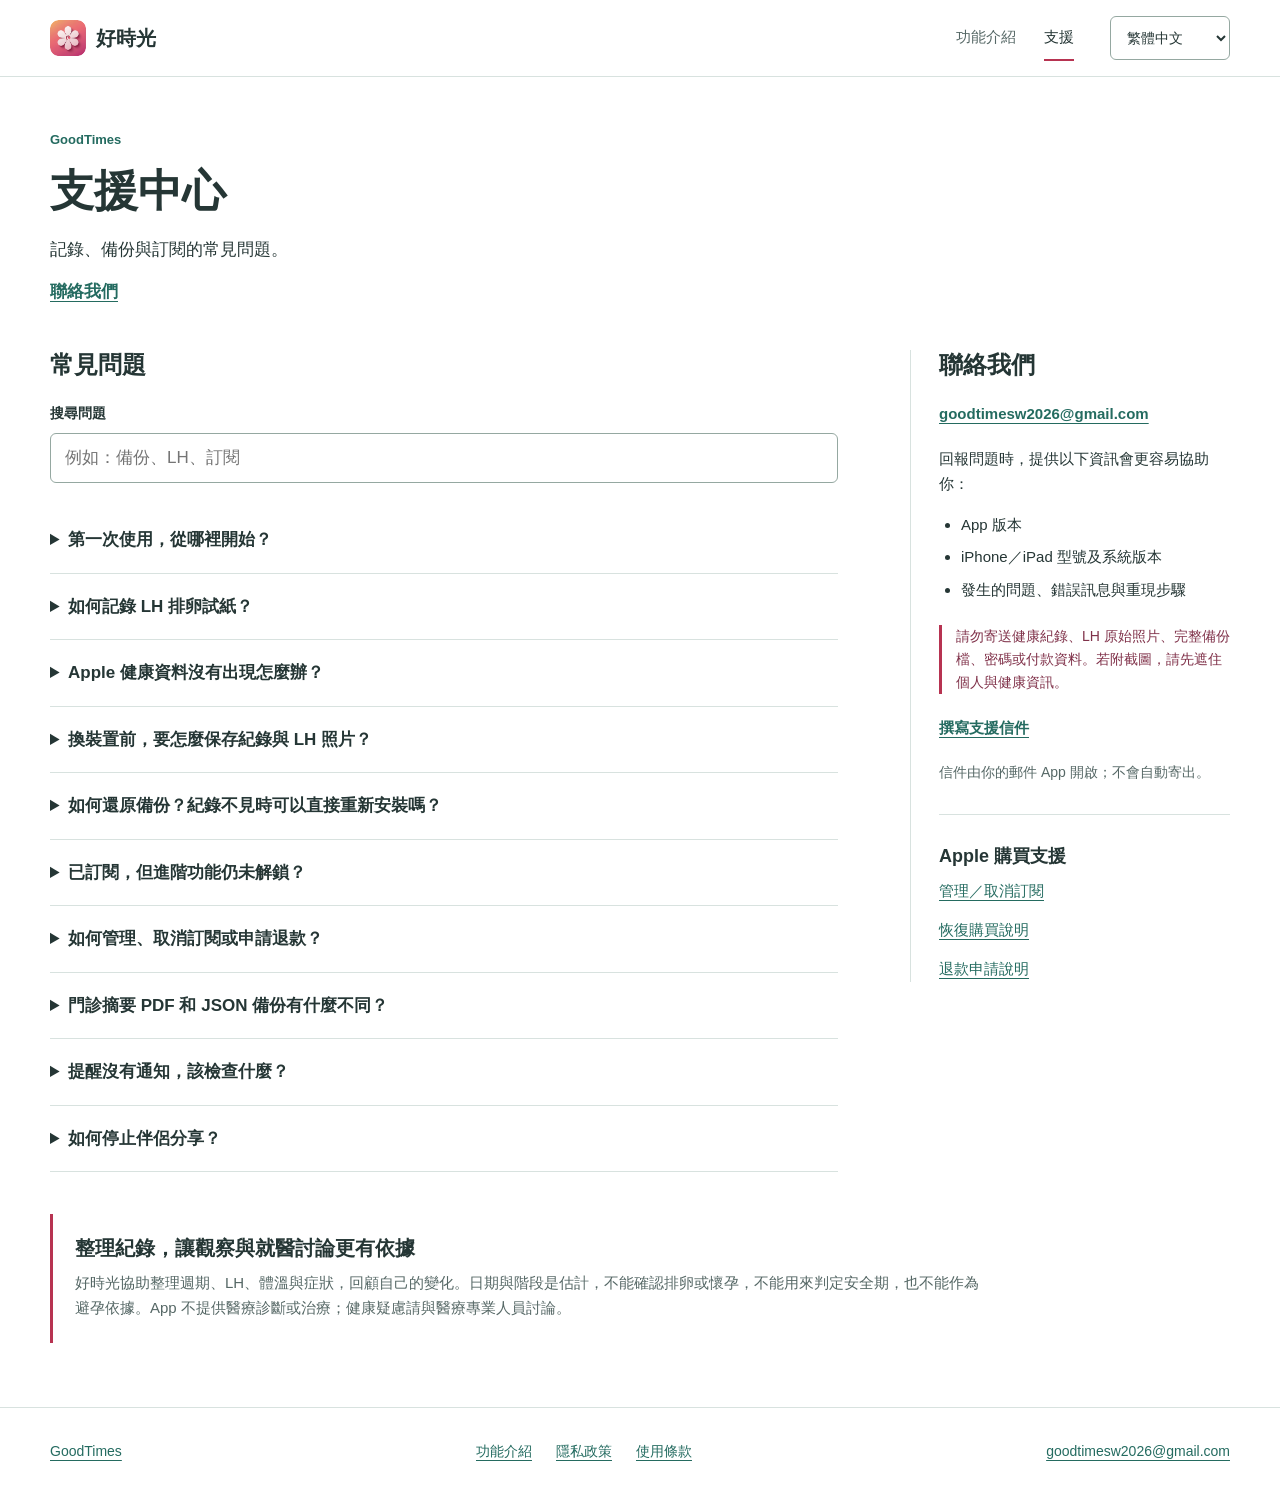
<file: support.html>
<!doctype html>
<html lang="zh-Hant">
<head>
  <meta charset="utf-8"><meta name="viewport" content="width=device-width, initial-scale=1">
  <meta name="description" content="好時光 GoodTimes 支援：LH 試紙、Apple 健康、資料備份還原、訂閱與聯絡方式。">
  <meta name="theme-color" content="#f7faf9"><title>好時光 GoodTimes｜支援中心</title>
  <link rel="icon" href="assets/app-icon.png"><link rel="stylesheet" href="assets/site.css"><script type="module" src="site.js"></script>
</head>
<body data-page="support">
  <a class="skip-link" href="#main" data-text="skip">跳至主要內容</a>
  <header class="site-header"><div class="header-inner">
    <a class="brand" href="index.html" data-route="home"><img src="assets/app-icon.png" width="36" height="36" alt=""><span data-text="brand">好時光</span></a>
    <nav aria-label="網站導覽" data-aria="navigation"><a href="index.html#features" data-route="features" data-text="featuresNav">功能介紹</a><a href="support.html" data-route="support" data-text="supportNav" aria-current="page">支援</a></nav>
    <select class="language-select" aria-label="語言" id="language"><option value="zh-Hant">繁體中文</option><option value="en">English</option><option value="ja">日本語</option></select>
  </div></header>
  <main id="main" class="support-main content">
    <div class="support-heading"><p class="eyebrow">GoodTimes</p><h1 data-text="supportHeading">支援中心</h1><p data-text="supportLead">記錄、備份與訂閱的常見問題。</p><p><a class="text-link" href="#contact-title" data-text="contactHeading">聯絡我們</a></p></div>
    <div class="support-layout">
      <section class="faq-section" aria-labelledby="faq-title"><h2 id="faq-title" data-text="faqHeading">常見問題</h2>
        <label class="search-label" for="faq-search" data-text="searchLabel">搜尋問題</label><input id="faq-search" type="search" placeholder="例如：備份、LH、訂閱" autocomplete="off" data-placeholder="searchPlaceholder">
        <div id="faq-list"></div><p id="no-results" role="status" hidden data-text="noResults">找不到符合的問題，請換個關鍵字或聯絡我們。</p>
        <noscript><p>請使用下方信箱取得協助。For support, contact the email below. お問い合わせは以下のメールまで。</p></noscript>
      </section>
      <aside class="support-contact" aria-labelledby="contact-title"><h2 id="contact-title" data-text="contactHeading">聯絡我們</h2><a class="contact-email" href="mailto:goodtimesw2026@gmail.com">goodtimesw2026@gmail.com</a><p data-text="contactIntro">回報問題時，提供以下資訊會更容易協助你：</p><ul id="contact-checklist"></ul><p class="privacy-warning" data-text="contactWarning">請勿寄送健康紀錄、LH 原始照片、完整備份檔、密碼或付款資料。若附截圖，請先遮住個人與健康資訊。</p><a class="text-link" id="compose-email" href="mailto:goodtimesw2026@gmail.com" data-text="composeEmail">撰寫支援信件</a><p class="caption-note" data-text="contactEmailNote">信件由你的郵件 App 開啟；不會自動寄出。</p><hr><h3 data-text="appleHelpHeading">Apple 購買支援</h3><div class="support-links"><a href="https://support.apple.com/en-us/118428" data-text="cancelLink">管理／取消訂閱</a><a href="https://support.apple.com/en-us/108096" data-text="restoreLink">恢復購買說明</a><a href="https://support.apple.com/118223" data-text="refundLink">退款申請說明</a></div></aside>
    </div>
    <aside class="notice"><h2 data-text="noticeHeading">整理紀錄，讓觀察與就醫討論更有依據</h2><p data-text="medicalNotice">好時光協助整理週期、LH、體溫與症狀，回顧自己的變化。日期與階段是估計，不能確認排卵或懷孕，不能用來判定安全期，也不能作為避孕依據。App 不提供醫療診斷或治療；健康疑慮請與醫療專業人員討論。</p></aside>
  </main>
  <footer class="site-footer"><div class="content footer-inner"><a href="index.html" data-route="home">GoodTimes</a><nav aria-label="其他連結" data-aria="footerNavigation"><a href="index.html" data-route="home" data-text="featuresNav">功能介紹</a><a href="privacy.html#zh-Hant" data-policy="privacy" data-text="privacyShort">隱私政策</a><a href="terms.html#zh-Hant" data-policy="terms" data-text="termsShort">使用條款</a></nav><a href="mailto:goodtimesw2026@gmail.com">goodtimesw2026@gmail.com</a></div></footer>
</body>
</html>
</file>
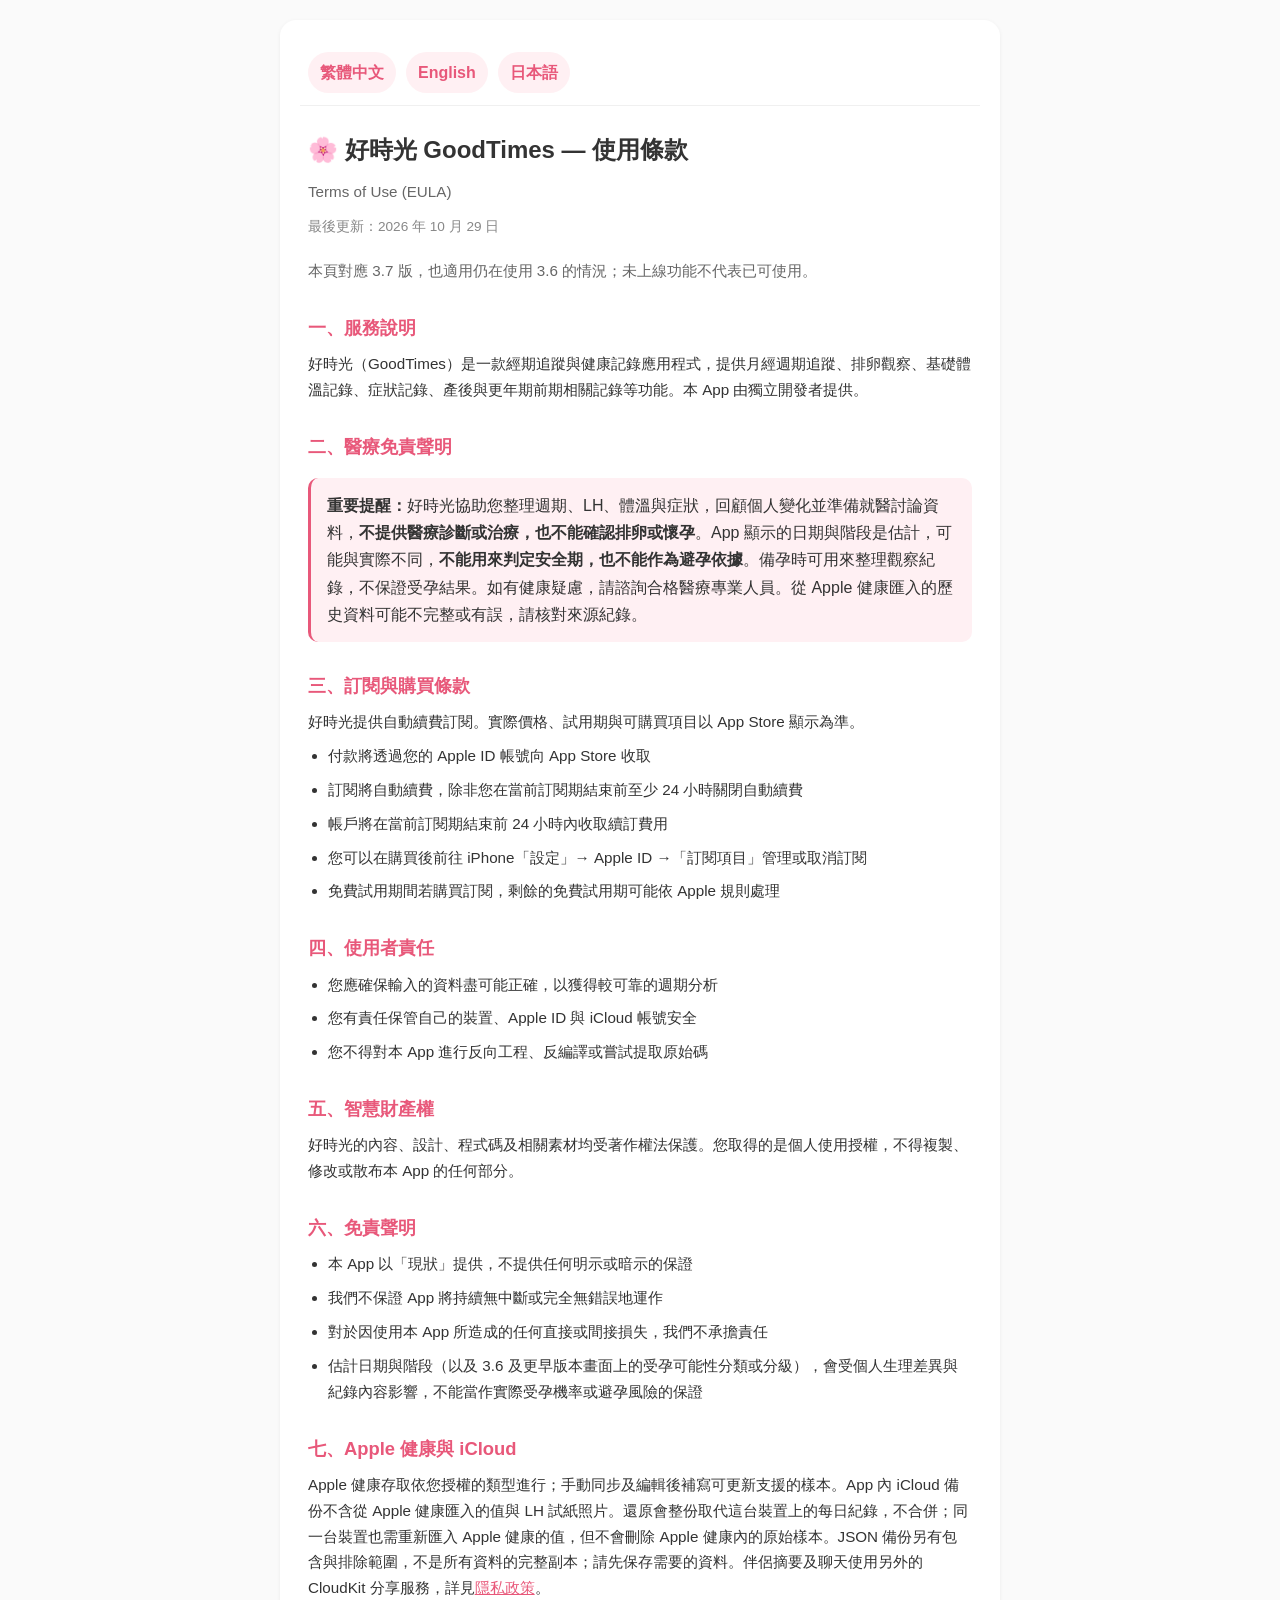
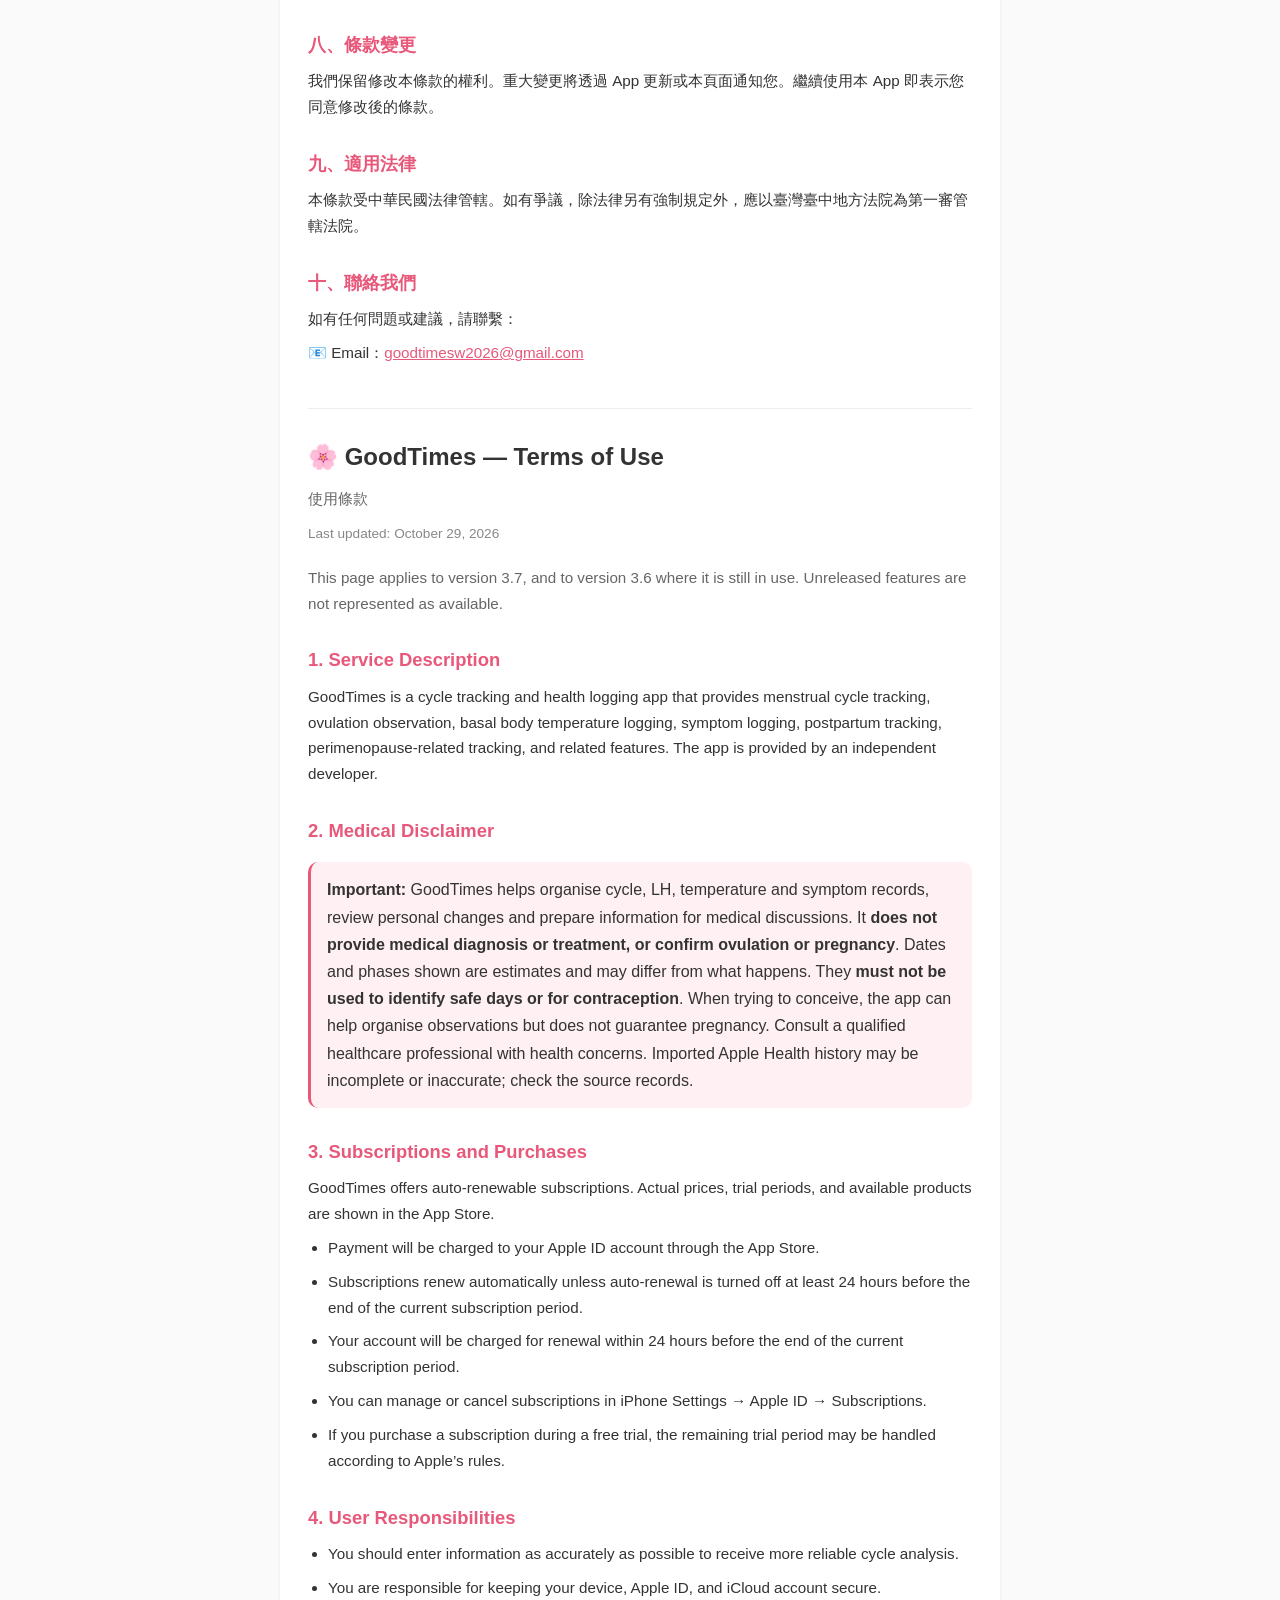
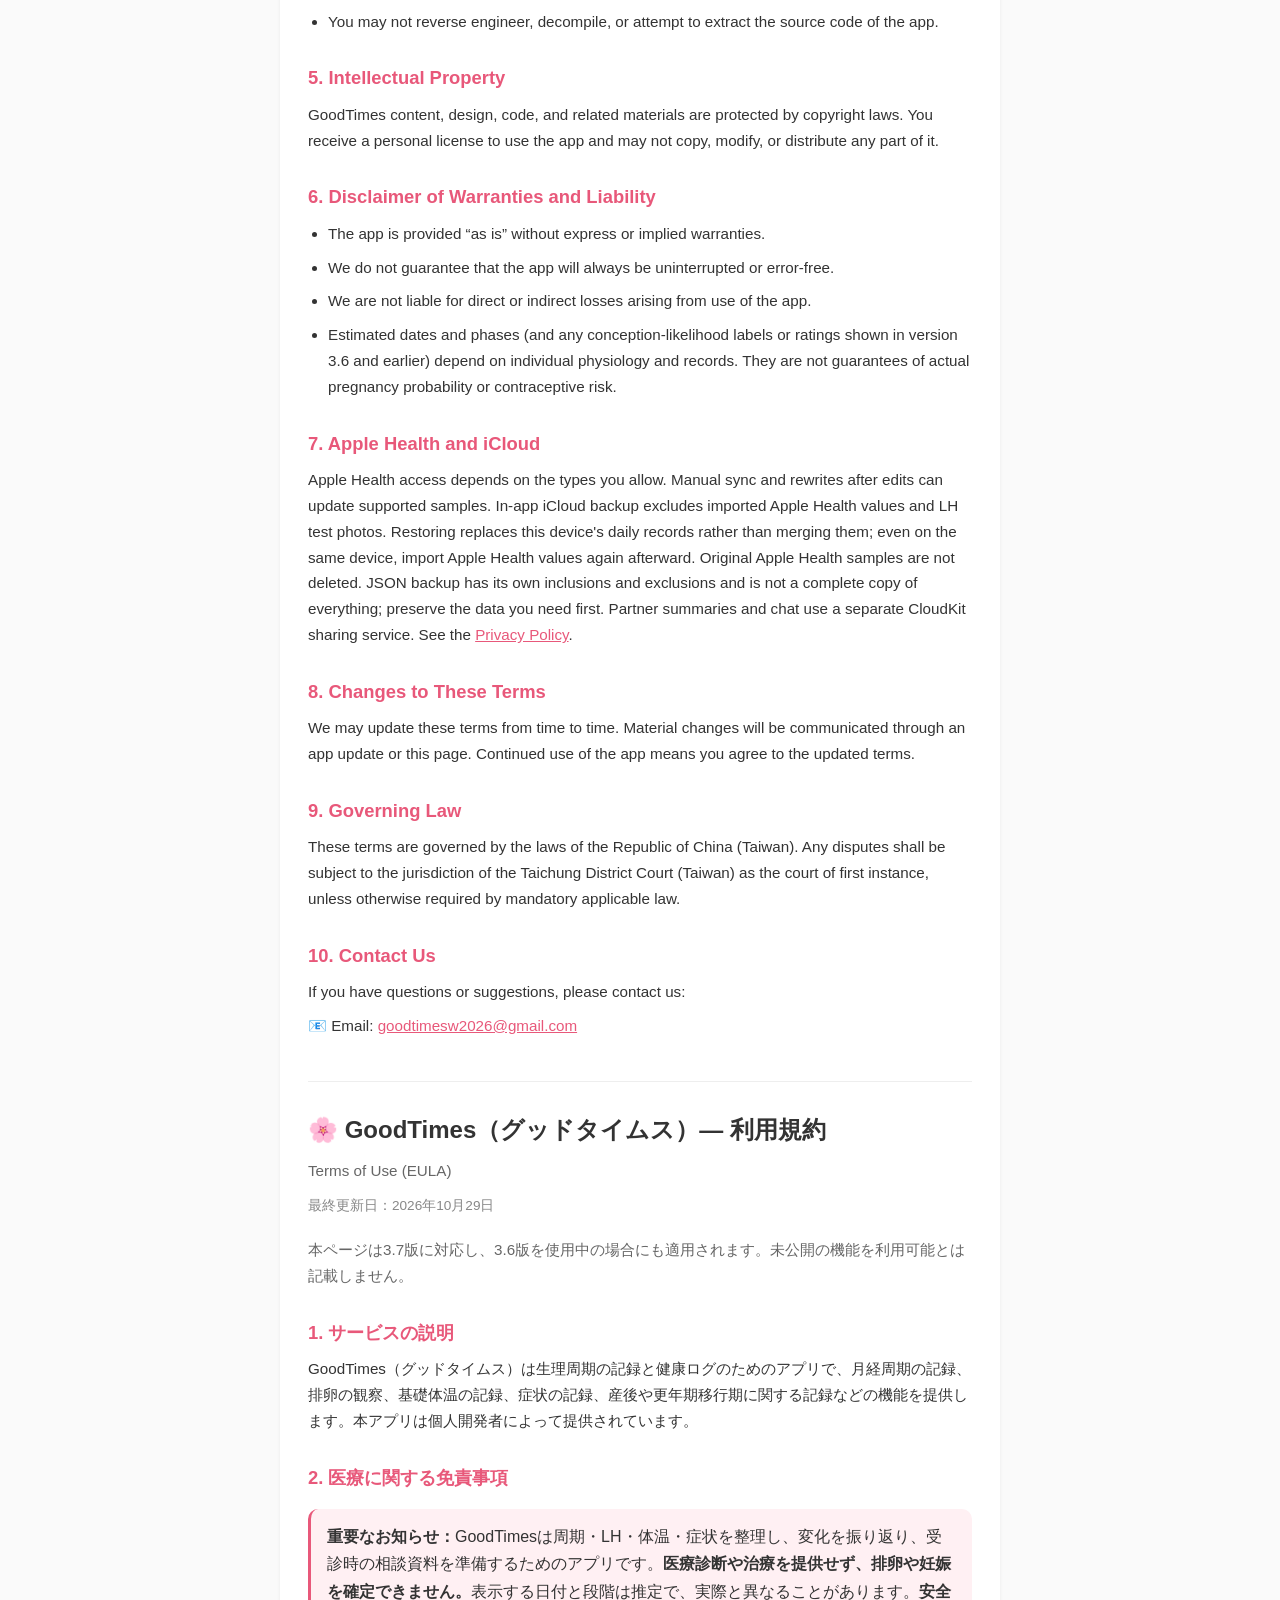
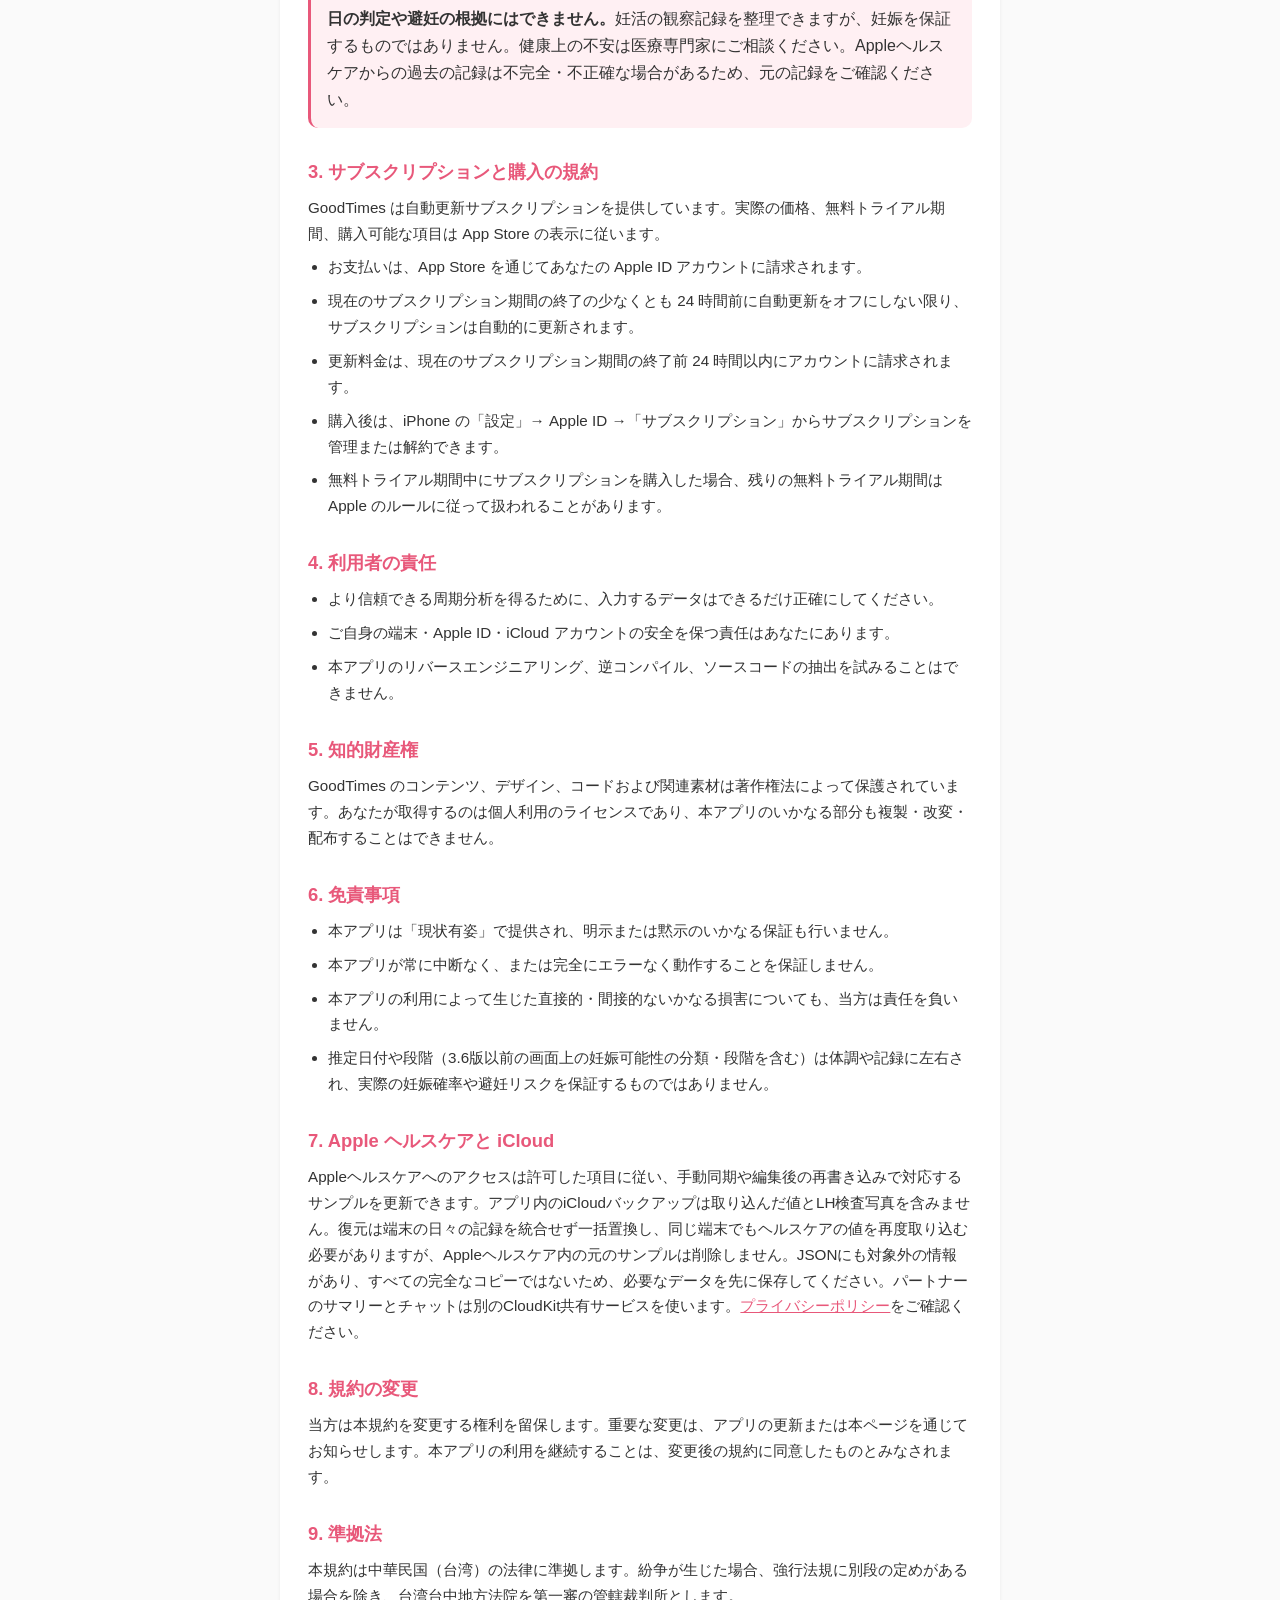
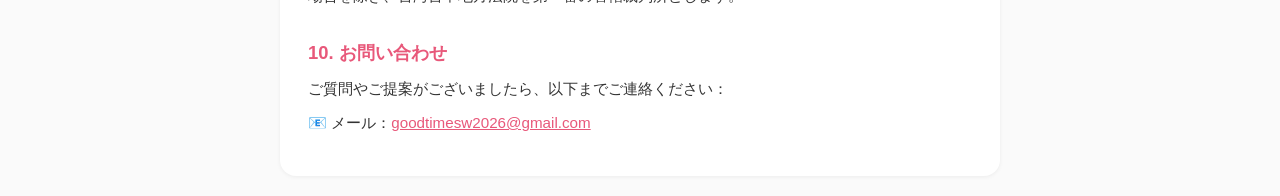
<file: terms.html>
<!DOCTYPE html>
<html lang="zh-Hant">
<head>
    <meta charset="UTF-8">
    <meta name="viewport" content="width=device-width, initial-scale=1.0">
    <title>好時光 GoodTimes — 使用條款 / Terms of Use</title>
    <style>
        * { margin: 0; padding: 0; box-sizing: border-box; }
        html { scroll-behavior: smooth; }
        body { font-family: -apple-system, BlinkMacSystemFont, "Segoe UI", Roboto, sans-serif; line-height: 1.7; color: #333; background: #fafafa; padding: 20px; }
        .container { max-width: 720px; margin: 0 auto; background: #fff; border-radius: 16px; padding: 32px 28px; box-shadow: 0 1px 4px rgba(0,0,0,0.06); }
        h1 { font-size: 1.5em; margin-bottom: 8px; }
        .subtitle { font-size: 0.95em; color: #666; margin-bottom: 10px; }
        h2 { font-size: 1.15em; margin-top: 28px; margin-bottom: 8px; color: #e8587a; }
        h3 { font-size: 1em; margin-top: 18px; margin-bottom: 6px; color: #555; }
        p, li { font-size: 0.95em; margin-bottom: 8px; }
        ul { padding-left: 20px; margin-bottom: 12px; }
        .date { font-size: 0.85em; color: #888; margin-bottom: 20px; }
        .highlight { background: #fff0f3; padding: 14px 16px; border-radius: 10px; margin: 16px 0; border-left: 3px solid #e8587a; }
        .language-nav { position: sticky; top: 0; z-index: 10; display: flex; gap: 10px; flex-wrap: wrap; margin: -12px -8px 24px; padding: 12px 8px; background: rgba(255,255,255,0.94); backdrop-filter: blur(12px); border-bottom: 1px solid #f0f0f0; }
        .language-nav a { color: #e8587a; text-decoration: none; font-weight: 700; padding: 7px 12px; border-radius: 999px; background: #fff0f3; }
        .language-section { scroll-margin-top: 72px; }
        .divider { border: 0; border-top: 1px solid #eee; margin: 42px 0 28px; }
        a { color: #e8587a; }
    </style>
</head>
<body>
<div class="container">
    <nav class="language-nav" aria-label="Language switcher">
        <a href="#zh-Hant">繁體中文</a>
        <a href="#en">English</a>
        <a href="#ja">日本語</a>
    </nav>

    <section id="zh-Hant" class="language-section" lang="zh-Hant">
        <h1>🌸 好時光 GoodTimes — 使用條款</h1>
        <p class="subtitle">Terms of Use (EULA)</p>
        <p class="date">最後更新：2026 年 10 月 29 日</p>
        <p class="subtitle" data-release="3.7">本頁對應 3.7 版，也適用仍在使用 3.6 的情況；未上線功能不代表已可使用。</p>

        <h2>一、服務說明</h2>
        <p>好時光（GoodTimes）是一款經期追蹤與健康記錄應用程式，提供月經週期追蹤、排卵觀察、基礎體溫記錄、症狀記錄、產後與更年期前期相關記錄等功能。本 App 由獨立開發者提供。</p>

        <h2>二、醫療免責聲明</h2>
        <div class="highlight">
            <strong>重要提醒：</strong>好時光協助您整理週期、LH、體溫與症狀，回顧個人變化並準備就醫討論資料，<strong>不提供醫療診斷或治療，也不能確認排卵或懷孕</strong>。App 顯示的日期與階段是估計，可能與實際不同，<strong>不能用來判定安全期，也不能作為避孕依據</strong>。備孕時可用來整理觀察紀錄，不保證受孕結果。如有健康疑慮，請諮詢合格醫療專業人員。從 Apple 健康匯入的歷史資料可能不完整或有誤，請核對來源紀錄。
        </div>

        <h2>三、訂閱與購買條款</h2>
        <p>好時光提供自動續費訂閱。實際價格、試用期與可購買項目以 App Store 顯示為準。</p>
        <ul>
            <li>付款將透過您的 Apple ID 帳號向 App Store 收取</li>
            <li>訂閱將自動續費，除非您在當前訂閱期結束前至少 24 小時關閉自動續費</li>
            <li>帳戶將在當前訂閱期結束前 24 小時內收取續訂費用</li>
            <li>您可以在購買後前往 iPhone「設定」→ Apple ID →「訂閱項目」管理或取消訂閱</li>
            <li>免費試用期間若購買訂閱，剩餘的免費試用期可能依 Apple 規則處理</li>
        </ul>

        <h2>四、使用者責任</h2>
        <ul>
            <li>您應確保輸入的資料盡可能正確，以獲得較可靠的週期分析</li>
            <li>您有責任保管自己的裝置、Apple ID 與 iCloud 帳號安全</li>
            <li>您不得對本 App 進行反向工程、反編譯或嘗試提取原始碼</li>
        </ul>

        <h2>五、智慧財產權</h2>
        <p>好時光的內容、設計、程式碼及相關素材均受著作權法保護。您取得的是個人使用授權，不得複製、修改或散布本 App 的任何部分。</p>

        <h2>六、免責聲明</h2>
        <ul>
            <li>本 App 以「現狀」提供，不提供任何明示或暗示的保證</li>
            <li>我們不保證 App 將持續無中斷或完全無錯誤地運作</li>
            <li>對於因使用本 App 所造成的任何直接或間接損失，我們不承擔責任</li>
            <li>估計日期與階段（以及 3.6 及更早版本畫面上的受孕可能性分類或分級），會受個人生理差異與紀錄內容影響，不能當作實際受孕機率或避孕風險的保證</li>
        </ul>

        <h2>七、Apple 健康與 iCloud</h2>
        <p>Apple 健康存取依您授權的類型進行；手動同步及編輯後補寫可更新支援的樣本。App 內 iCloud 備份不含從 Apple 健康匯入的值與 LH 試紙照片。還原會整份取代這台裝置上的每日紀錄，不合併；同一台裝置也需重新匯入 Apple 健康的值，但不會刪除 Apple 健康內的原始樣本。JSON 備份另有包含與排除範圍，不是所有資料的完整副本；請先保存需要的資料。伴侶摘要及聊天使用另外的 CloudKit 分享服務，詳見<a href="privacy.html#zh-Hant">隱私政策</a>。</p>

        <h2>八、條款變更</h2>
        <p>我們保留修改本條款的權利。重大變更將透過 App 更新或本頁面通知您。繼續使用本 App 即表示您同意修改後的條款。</p>

        <h2>九、適用法律</h2>
        <p>本條款受中華民國法律管轄。如有爭議，除法律另有強制規定外，應以臺灣臺中地方法院為第一審管轄法院。</p>

        <h2>十、聯絡我們</h2>
        <p>如有任何問題或建議，請聯繫：</p>
        <p>📧 Email：<a href="mailto:goodtimesw2026@gmail.com">goodtimesw2026@gmail.com</a></p>
    </section>

    <hr class="divider">

    <section id="en" class="language-section" lang="en">
        <h1>🌸 GoodTimes — Terms of Use</h1>
        <p class="subtitle">使用條款</p>
        <p class="date">Last updated: October 29, 2026</p>
        <p class="subtitle" data-release="3.7">This page applies to version 3.7, and to version 3.6 where it is still in use. Unreleased features are not represented as available.</p>

        <h2>1. Service Description</h2>
        <p>GoodTimes is a cycle tracking and health logging app that provides menstrual cycle tracking, ovulation observation, basal body temperature logging, symptom logging, postpartum tracking, perimenopause-related tracking, and related features. The app is provided by an independent developer.</p>

        <h2>2. Medical Disclaimer</h2>
        <div class="highlight">
            <strong>Important:</strong> GoodTimes helps organise cycle, LH, temperature and symptom records, review personal changes and prepare information for medical discussions. It <strong>does not provide medical diagnosis or treatment, or confirm ovulation or pregnancy</strong>. Dates and phases shown are estimates and may differ from what happens. They <strong>must not be used to identify safe days or for contraception</strong>. When trying to conceive, the app can help organise observations but does not guarantee pregnancy. Consult a qualified healthcare professional with health concerns. Imported Apple Health history may be incomplete or inaccurate; check the source records.
        </div>

        <h2>3. Subscriptions and Purchases</h2>
        <p>GoodTimes offers auto-renewable subscriptions. Actual prices, trial periods, and available products are shown in the App Store.</p>
        <ul>
            <li>Payment will be charged to your Apple ID account through the App Store.</li>
            <li>Subscriptions renew automatically unless auto-renewal is turned off at least 24 hours before the end of the current subscription period.</li>
            <li>Your account will be charged for renewal within 24 hours before the end of the current subscription period.</li>
            <li>You can manage or cancel subscriptions in iPhone Settings → Apple ID → Subscriptions.</li>
            <li>If you purchase a subscription during a free trial, the remaining trial period may be handled according to Apple’s rules.</li>
        </ul>

        <h2>4. User Responsibilities</h2>
        <ul>
            <li>You should enter information as accurately as possible to receive more reliable cycle analysis.</li>
            <li>You are responsible for keeping your device, Apple ID, and iCloud account secure.</li>
            <li>You may not reverse engineer, decompile, or attempt to extract the source code of the app.</li>
        </ul>

        <h2>5. Intellectual Property</h2>
        <p>GoodTimes content, design, code, and related materials are protected by copyright laws. You receive a personal license to use the app and may not copy, modify, or distribute any part of it.</p>

        <h2>6. Disclaimer of Warranties and Liability</h2>
        <ul>
            <li>The app is provided “as is” without express or implied warranties.</li>
            <li>We do not guarantee that the app will always be uninterrupted or error-free.</li>
            <li>We are not liable for direct or indirect losses arising from use of the app.</li>
            <li>Estimated dates and phases (and any conception-likelihood labels or ratings shown in version 3.6 and earlier) depend on individual physiology and records. They are not guarantees of actual pregnancy probability or contraceptive risk.</li>
        </ul>

        <h2>7. Apple Health and iCloud</h2>
        <p>Apple Health access depends on the types you allow. Manual sync and rewrites after edits can update supported samples. In-app iCloud backup excludes imported Apple Health values and LH test photos. Restoring replaces this device's daily records rather than merging them; even on the same device, import Apple Health values again afterward. Original Apple Health samples are not deleted. JSON backup has its own inclusions and exclusions and is not a complete copy of everything; preserve the data you need first. Partner summaries and chat use a separate CloudKit sharing service. See the <a href="privacy.html#en">Privacy Policy</a>.</p>

        <h2>8. Changes to These Terms</h2>
        <p>We may update these terms from time to time. Material changes will be communicated through an app update or this page. Continued use of the app means you agree to the updated terms.</p>

        <h2>9. Governing Law</h2>
        <p>These terms are governed by the laws of the Republic of China (Taiwan). Any disputes shall be subject to the jurisdiction of the Taichung District Court (Taiwan) as the court of first instance, unless otherwise required by mandatory applicable law.</p>

        <h2>10. Contact Us</h2>
        <p>If you have questions or suggestions, please contact us:</p>
        <p>📧 Email: <a href="mailto:goodtimesw2026@gmail.com">goodtimesw2026@gmail.com</a></p>
    </section>

    <hr class="divider">

    <section id="ja" class="language-section" lang="ja">
        <h1>🌸 GoodTimes（グッドタイムス）— 利用規約</h1>
        <p class="subtitle">Terms of Use (EULA)</p>
        <p class="date">最終更新日：2026年10月29日</p>
        <p class="subtitle" data-release="3.7">本ページは3.7版に対応し、3.6版を使用中の場合にも適用されます。未公開の機能を利用可能とは記載しません。</p>

        <h2>1. サービスの説明</h2>
        <p>GoodTimes（グッドタイムス）は生理周期の記録と健康ログのためのアプリで、月経周期の記録、排卵の観察、基礎体温の記録、症状の記録、産後や更年期移行期に関する記録などの機能を提供します。本アプリは個人開発者によって提供されています。</p>

        <h2>2. 医療に関する免責事項</h2>
        <div class="highlight">
            <strong>重要なお知らせ：</strong>GoodTimesは周期・LH・体温・症状を整理し、変化を振り返り、受診時の相談資料を準備するためのアプリです。<strong>医療診断や治療を提供せず、排卵や妊娠を確定できません。</strong>表示する日付と段階は推定で、実際と異なることがあります。<strong>安全日の判定や避妊の根拠にはできません。</strong>妊活の観察記録を整理できますが、妊娠を保証するものではありません。健康上の不安は医療専門家にご相談ください。Appleヘルスケアからの過去の記録は不完全・不正確な場合があるため、元の記録をご確認ください。
        </div>

        <h2>3. サブスクリプションと購入の規約</h2>
        <p>GoodTimes は自動更新サブスクリプションを提供しています。実際の価格、無料トライアル期間、購入可能な項目は App Store の表示に従います。</p>
        <ul>
            <li>お支払いは、App Store を通じてあなたの Apple ID アカウントに請求されます。</li>
            <li>現在のサブスクリプション期間の終了の少なくとも 24 時間前に自動更新をオフにしない限り、サブスクリプションは自動的に更新されます。</li>
            <li>更新料金は、現在のサブスクリプション期間の終了前 24 時間以内にアカウントに請求されます。</li>
            <li>購入後は、iPhone の「設定」→ Apple ID →「サブスクリプション」からサブスクリプションを管理または解約できます。</li>
            <li>無料トライアル期間中にサブスクリプションを購入した場合、残りの無料トライアル期間は Apple のルールに従って扱われることがあります。</li>
        </ul>

        <h2>4. 利用者の責任</h2>
        <ul>
            <li>より信頼できる周期分析を得るために、入力するデータはできるだけ正確にしてください。</li>
            <li>ご自身の端末・Apple ID・iCloud アカウントの安全を保つ責任はあなたにあります。</li>
            <li>本アプリのリバースエンジニアリング、逆コンパイル、ソースコードの抽出を試みることはできません。</li>
        </ul>

        <h2>5. 知的財産権</h2>
        <p>GoodTimes のコンテンツ、デザイン、コードおよび関連素材は著作権法によって保護されています。あなたが取得するのは個人利用のライセンスであり、本アプリのいかなる部分も複製・改変・配布することはできません。</p>

        <h2>6. 免責事項</h2>
        <ul>
            <li>本アプリは「現状有姿」で提供され、明示または黙示のいかなる保証も行いません。</li>
            <li>本アプリが常に中断なく、または完全にエラーなく動作することを保証しません。</li>
            <li>本アプリの利用によって生じた直接的・間接的ないかなる損害についても、当方は責任を負いません。</li>
            <li>推定日付や段階（3.6版以前の画面上の妊娠可能性の分類・段階を含む）は体調や記録に左右され、実際の妊娠確率や避妊リスクを保証するものではありません。</li>
        </ul>

        <h2>7. Apple ヘルスケアと iCloud</h2>
        <p>Appleヘルスケアへのアクセスは許可した項目に従い、手動同期や編集後の再書き込みで対応するサンプルを更新できます。アプリ内のiCloudバックアップは取り込んだ値とLH検査写真を含みません。復元は端末の日々の記録を統合せず一括置換し、同じ端末でもヘルスケアの値を再度取り込む必要がありますが、Appleヘルスケア内の元のサンプルは削除しません。JSONにも対象外の情報があり、すべての完全なコピーではないため、必要なデータを先に保存してください。パートナーのサマリーとチャットは別のCloudKit共有サービスを使います。<a href="privacy.html#ja">プライバシーポリシー</a>をご確認ください。</p>

        <h2>8. 規約の変更</h2>
        <p>当方は本規約を変更する権利を留保します。重要な変更は、アプリの更新または本ページを通じてお知らせします。本アプリの利用を継続することは、変更後の規約に同意したものとみなされます。</p>

        <h2>9. 準拠法</h2>
        <p>本規約は中華民国（台湾）の法律に準拠します。紛争が生じた場合、強行法規に別段の定めがある場合を除き、台湾台中地方法院を第一審の管轄裁判所とします。</p>

        <h2>10. お問い合わせ</h2>
        <p>ご質問やご提案がございましたら、以下までご連絡ください：</p>
        <p>📧 メール：<a href="mailto:goodtimesw2026@gmail.com">goodtimesw2026@gmail.com</a></p>
    </section>
</div>
</body>
</html>
</file>
<file: assets/site.css>
:root{color-scheme:light;--ink:#253635;--muted:#566866;--line:#d8e2df;--coral:#b73351;--teal:#246b60;--paper:#fff;--soft:#f0f6f3}
*{box-sizing:border-box}html{scroll-behavior:smooth;scroll-padding-top:96px}body{margin:0;color:var(--ink);background:var(--paper);font-family:-apple-system,BlinkMacSystemFont,"Segoe UI","Noto Sans",sans-serif;font-size:17px;line-height:1.65;letter-spacing:0}a{color:var(--teal);text-underline-offset:4px}a:hover{color:var(--coral)}img{display:block;max-width:100%}h1,h2,h3,p,figure{margin:0}h1,h2,h3{line-height:1.25;overflow-wrap:anywhere}h1{font-size:64px;font-weight:750}h2{font-size:32px;font-weight:700;margin-bottom:24px}h3{font-size:21px;margin-bottom:12px}p+p{margin-top:14px}button,input,select{font:inherit}a,input,select,summary{-webkit-tap-highlight-color:transparent}:focus-visible{outline:3px solid var(--teal);outline-offset:4px}input,select{color:var(--ink);background:white;border:1px solid #95a8a1;border-radius:6px}input[type=search]{width:100%;min-height:48px;padding:10px 14px}select{padding:8px 30px 8px 12px;min-height:44px;max-width:100%}ul{padding-left:22px}li+li{margin-top:8px}[hidden]{display:none!important}
.content,.header-inner{width:min(1180px,calc(100% - 64px));margin:auto}.narrow{max-width:940px}.site-header{position:sticky;top:0;background:rgba(255,255,255,.97);border-bottom:1px solid var(--line);z-index:10}.header-inner{min-height:76px;display:flex;align-items:center;gap:36px}.brand{display:flex;align-items:center;gap:10px;font-size:20px;font-weight:750;color:var(--ink);text-decoration:none;white-space:nowrap}.brand img{border-radius:8px}.header-inner nav{display:flex;gap:28px;margin-left:auto}.header-inner nav a{text-decoration:none;color:var(--muted);font-size:15px;padding:10px 0}.header-inner nav a[aria-current]{color:var(--ink);border-bottom:2px solid var(--coral)}.language-select{font-size:14px;min-width:120px}
.hero{height:560px;position:relative;isolation:isolate;overflow:hidden;background:#f7faf9}.hero-art{position:absolute;inset:0;z-index:-1}.hero-art img{width:100%;height:100%;object-fit:contain}.hero-inner{width:min(1180px,calc(100% - 64px));height:100%;display:flex;align-items:center;margin:auto}.hero-copy{max-width:480px;padding-bottom:18px}.eyebrow{font-size:13px;line-height:1.4;font-weight:700;color:var(--teal);margin-bottom:14px}.hero-lead{font-size:23px;line-height:1.55;margin-top:22px}.privacy-line{font-size:16px;color:var(--teal);margin-top:18px}.actions{display:flex;align-items:center;gap:24px;margin-top:28px}.button{display:inline-flex;align-items:center;justify-content:center;min-height:48px;padding:11px 22px;border-radius:6px;font-weight:650;text-decoration:none;text-align:center}.button.primary{background:var(--coral);color:white}.button.primary:hover{background:#942940}.button.secondary{background:white;color:var(--teal);border:1px solid var(--teal)}.text-link{font-weight:650}
.band{padding:72px 0;border-top:1px solid var(--line)}.band.alternate{background:var(--soft)}.feature-list{display:grid;grid-template-columns:repeat(3,minmax(0,1fr));gap:36px;margin:30px 0 36px}.feature-list p{color:var(--muted);font-size:16px}.screenshots{display:grid;grid-template-columns:repeat(2,minmax(0,1fr));gap:48px;max-width:760px;margin:42px auto 20px}.screenshots img{width:100%;aspect-ratio:600/1104;object-fit:cover;border:1px solid var(--line);border-radius:8px;background:#fff}.screenshots figcaption{margin-top:14px;text-align:center;font-size:16px;font-weight:650}.caption-note{font-size:14px;color:var(--muted);margin-top:20px}.plans{border-collapse:collapse;width:100%;table-layout:fixed;font-size:16px;margin-top:34px}.plans th,.plans td{padding:18px 14px;text-align:left;border-bottom:1px solid var(--line);overflow-wrap:anywhere}.plans th:nth-child(2),.plans th:nth-child(3),.plans td:nth-child(2),.plans td:nth-child(3){width:110px;text-align:center}.plans thead{background:var(--soft)}.plans td:nth-child(3){color:var(--teal);font-weight:650}.notice{padding:22px 0 22px 22px;border-left:3px solid var(--coral);margin-top:42px;max-width:940px}.notice h2,.notice h3{font-size:20px;margin-bottom:10px}.notice p{font-size:15px;color:var(--muted)}
.contact-band{padding:42px 0;background:#e5f1ee;border-top:1px solid var(--line)}.contact-row{display:flex;align-items:center;justify-content:space-between;gap:24px}.contact-row h2{font-size:28px;margin-bottom:10px}.site-footer{padding:32px 0;border-top:1px solid var(--line);font-size:14px}.footer-inner{display:flex;flex-wrap:wrap;align-items:center;justify-content:space-between;gap:20px}.footer-inner nav{display:flex;gap:24px}.footer-inner>a:last-child{overflow-wrap:anywhere}
.support-main{padding-top:54px;padding-bottom:64px}.support-heading{max-width:740px;margin-bottom:44px}.support-heading h1{font-size:44px;margin-bottom:18px}.support-heading>p:last-child{color:var(--muted)}.support-layout{display:grid;grid-template-columns:minmax(0,1fr) 320px;gap:72px;align-items:start}.faq-section h2,.support-contact h2{font-size:24px;margin-bottom:22px}.search-label{display:block;font-size:14px;font-weight:650;margin-bottom:8px}#faq-list{margin-top:24px}details{border-bottom:1px solid var(--line);scroll-margin-top:100px}summary{cursor:pointer;padding:20px 28px 20px 0;font-weight:650;line-height:1.5}details[open] summary{color:var(--teal)}.faq-answer{padding:0 0 24px;font-size:16px;overflow-wrap:anywhere}.faq-answer p{margin-bottom:12px}.faq-answer a{display:inline-block;margin-top:4px}.support-contact{border-left:1px solid var(--line);padding-left:28px;font-size:15px}.contact-email{font-weight:700;overflow-wrap:anywhere;display:block;margin-bottom:20px}.support-contact ul{margin:16px 0 22px}.privacy-warning{color:#80324a;border-left:3px solid var(--coral);padding-left:14px;font-size:14px;margin-bottom:22px}.support-contact hr{border:0;border-top:1px solid var(--line);margin:30px 0}.support-contact h3{font-size:18px}.support-links{display:grid;gap:14px}#no-results{padding:24px 0;color:var(--muted)}
.skip-link{position:absolute;top:8px;left:8px;z-index:20;padding:10px;background:white;transform:translateY(-150%)}.skip-link:focus{transform:translateY(0)}.visually-hidden{position:absolute;width:1px;height:1px;padding:0;margin:-1px;overflow:hidden;clip:rect(0,0,0,0);white-space:nowrap;border:0}
@media(min-width:1700px){.hero{height:620px}.hero-inner{width:min(1280px,calc(100% - 64px))}}
@media(max-width:1000px) and (min-width:761px){.hero-copy{max-width:380px}h1{font-size:54px}.hero-lead{font-size:20px}.support-layout{gap:36px;grid-template-columns:minmax(0,1fr) 280px}.feature-list{gap:24px}}
@media(max-width:760px){html{scroll-padding-top:112px}.content,.header-inner,.hero-inner{width:calc(100% - 40px)}.header-inner{min-height:88px;display:grid;grid-template-columns:1fr auto;gap:2px 14px;padding:8px 0}.brand{font-size:18px}.brand img{width:30px;height:30px}.header-inner nav{grid-column:1;grid-row:2;margin:0;gap:20px}.header-inner nav a{font-size:14px;padding:2px 0}.language-select{grid-column:2;grid-row:1/3;min-width:114px}.hero{height:min(560px,calc(100svh - 126px));min-height:408px;display:flex;flex-direction:column}.hero-inner{order:0;height:auto;display:block;padding-top:22px}.hero-copy{max-width:100%;padding:0}.hero h1{font-size:40px}.hero .eyebrow{font-size:12px;margin-bottom:8px}.hero-lead{font-size:18px;line-height:1.5;max-width:480px;margin-top:12px}.privacy-line{font-size:14px;margin-top:10px}.actions{margin-top:16px;gap:22px}.button{min-height:44px;font-size:15px;padding:9px 18px}.hero-art{position:relative;order:1;flex:1;min-height:130px;inset:auto;z-index:0;margin-top:12px}.hero-art img{height:100%;width:100%;position:absolute;object-fit:contain}.band{padding:44px 0}h2{font-size:27px;margin-bottom:20px}h3{font-size:20px}.feature-list{grid-template-columns:1fr;gap:26px;margin:24px 0}.screenshots{gap:22px;max-width:600px;margin:28px auto 18px}.screenshots figcaption{font-size:14px}.plans{font-size:14px}.plans th,.plans td{padding:16px 8px}.plans th:nth-child(2),.plans th:nth-child(3),.plans td:nth-child(2),.plans td:nth-child(3){width:72px}.contact-row{align-items:flex-start;flex-direction:column}.contact-row h2{font-size:26px}.footer-inner{align-items:flex-start;flex-direction:column;gap:16px}.footer-inner nav{gap:20px}.support-main{padding-top:34px}.support-heading{margin-bottom:32px}.support-heading h1{font-size:36px}.support-layout{grid-template-columns:1fr;gap:36px}.support-contact{border-left:0;border-top:1px solid var(--line);padding:30px 0 0}.faq-section h2,.support-contact h2{font-size:23px}.notice{padding-left:16px}.notice h2,.notice h3{font-size:19px}details{scroll-margin-top:112px}}
@media(max-width:390px){.hero h1{font-size:36px}.hero-lead{font-size:17px}.hero-inner{padding-top:16px}.screenshots{grid-template-columns:1fr;max-width:300px;gap:30px}}
.screenshots img{height:auto;object-fit:contain}
@media(prefers-reduced-motion:reduce){html{scroll-behavior:auto}}
</file>
